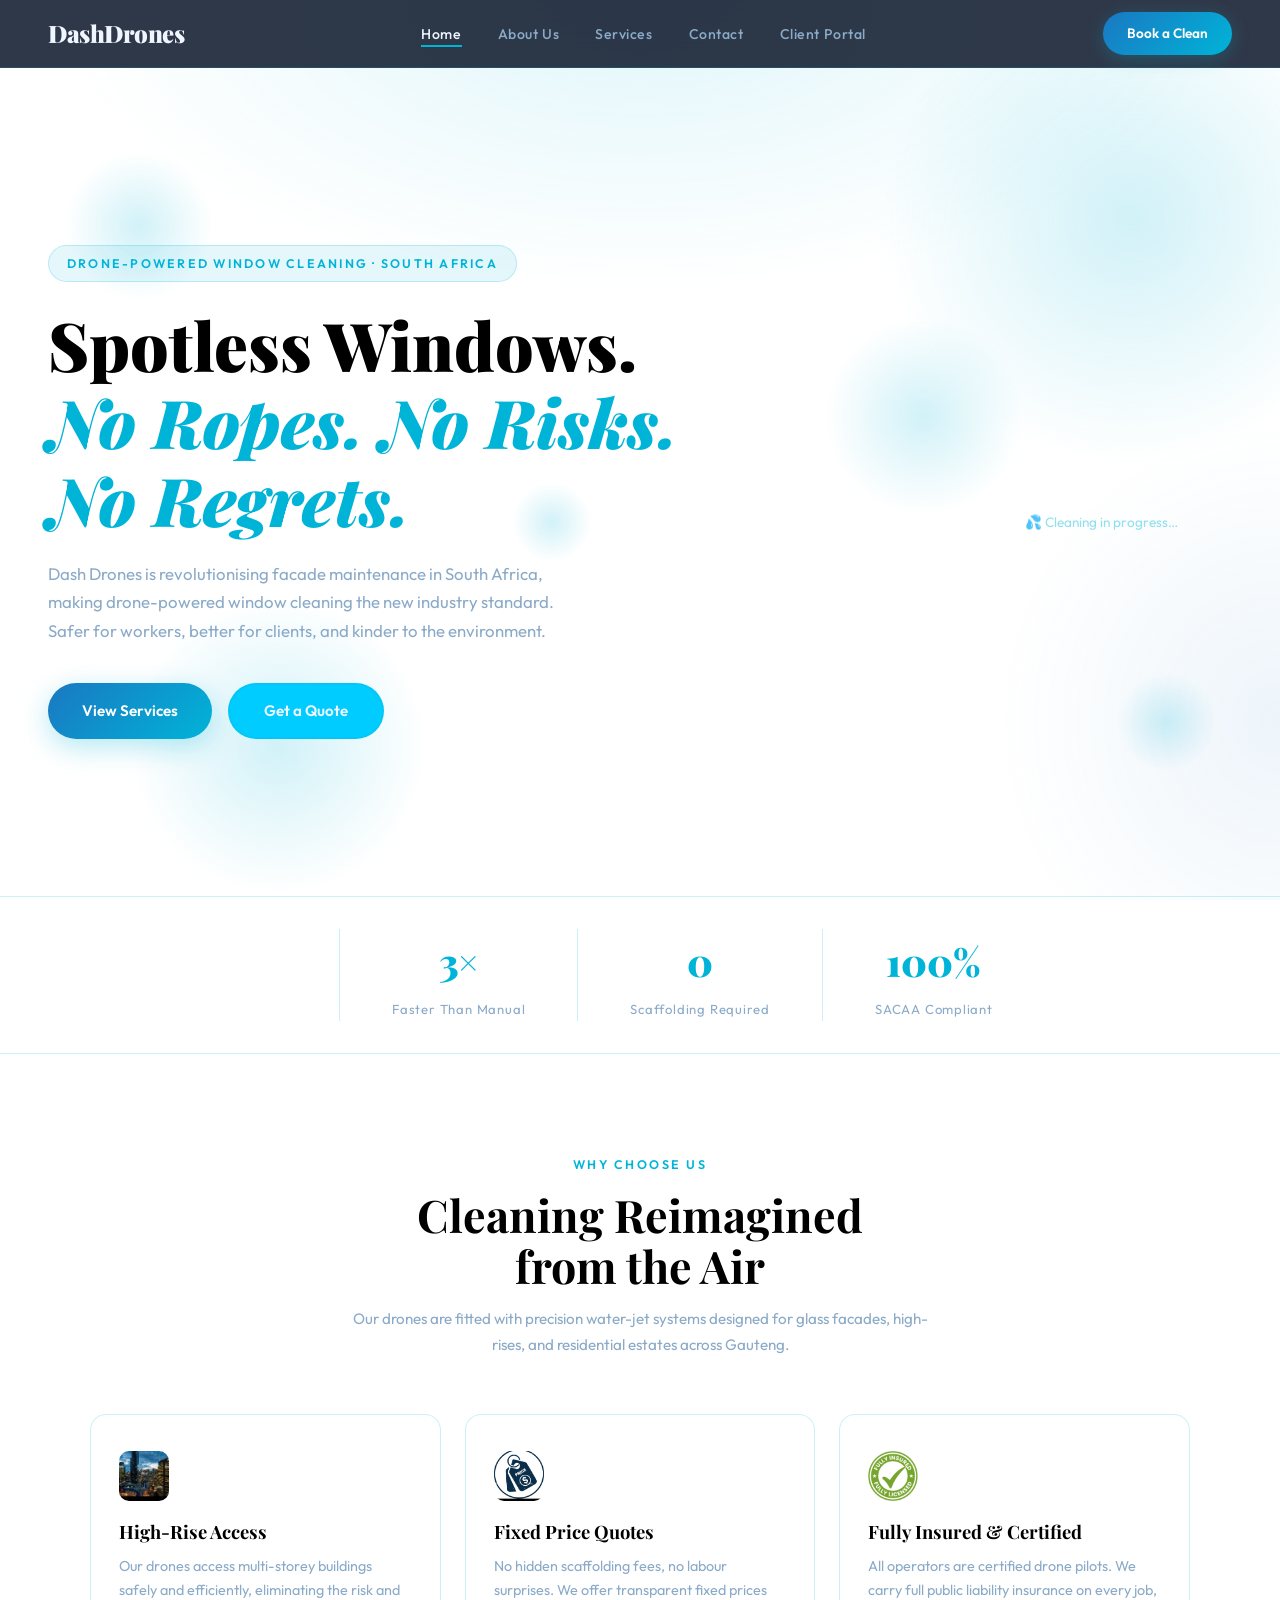
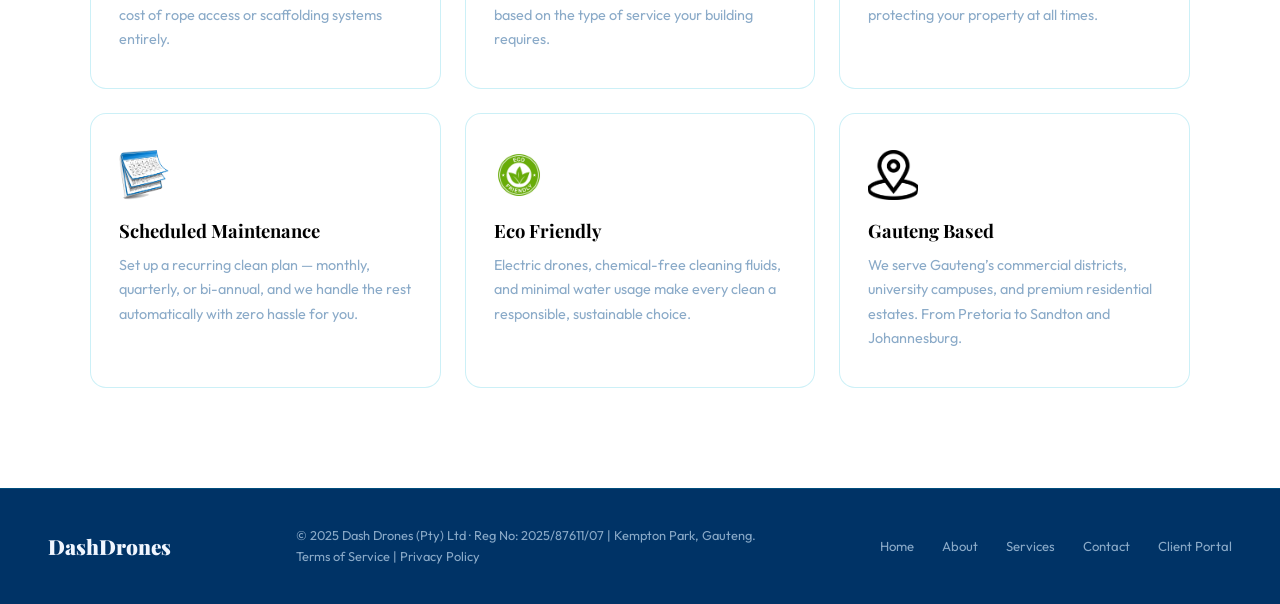
<file: index.html>
<!doctype html>
<html lang="en">
  <head>
    <meta charset="UTF-8" />
    <meta name="viewport" content="width=device-width, initial-scale=1.0" />
    <title>Home – Dash Drones Window Cleaning</title>
    <link
      href="https://fonts.googleapis.com/css2?family=Playfair+Display:wght@700;900&family=Outfit:wght@300;400;500;600&display=swap"
      rel="stylesheet"
    />
    <link rel="stylesheet" href="CSS/style.css" />
  </head>
  <body>
    <!-- ══════════════ NAVIGATION ══════════════ -->
    <nav>
      <a class="nav-logo" href="index.html">Dash<span></span>Drones</a>
      <ul class="nav-links">
        <li><a href="index.html" class="active">Home</a></li>
        <li><a href="about.html">About Us</a></li>
        <li><a href="services.html">Services</a></li>
        <li><a href="contact.html">Contact</a></li>
        <li><a href="client-portal.html">Client Portal</a></li>
      </ul>
      <a class="nav-cta" href="contact.html">Book a Clean</a>
    </nav>

    <!-- ══════════════ MAIN CONTENT ══════════════ -->
    <div class="page-wrapper">
      <!-- Hero -->
      <section class="hero">
        <div class="hero-bubbles">
          <div class="bubble b1"></div>
          <div class="bubble b2"></div>
          <div class="bubble b3"></div>
          <div class="bubble b4"></div>
          <div class="bubble b5"></div>
          <div class="bubble b6"></div>
        </div>
        <div class="hero-content">
          <div class="hero-eyebrow">
            Drone-Powered Window Cleaning &middot; South Africa
          </div>
          <h1>
            Spotless Windows.<br /><em>No Ropes. No Risks.<br />No Regrets.</em>
          </h1>
          <p>
            Dash Drones is revolutionising facade maintenance in South Africa,
            making drone-powered window cleaning the new industry standard.
            Safer for workers, better for clients, and kinder to the
            environment.
          </p>
          <div class="hero-btns">
            <a class="btn-primary" href="services.html">View Services</a>
            <a
              style="background-color: #00ccff"
              class="btn-outline"
              href="contact.html"
              >Get a Quote</a
            >
          </div>
        </div>
        <div class="hero-visual">
          <div class="hero-spray">&#x1F4A6; Cleaning in progress&hellip;</div>
        </div>
      </section>

      <!-- Stats Bar -->
      <div class="stats-bar" style="left: 0px; top: 0px">
        <div class="stat-item">
        </div>
        <div class="stat-item">
          <div class="stat-num">3&times;</div>
          <div class="stat-label">Faster Than Manual</div>
        </div>
        <div class="stat-item">
          <div class="stat-num">0</div>
          <div class="stat-label">Scaffolding Required</div>
        </div>
        <div class="stat-item">
          <div class="stat-num">100%</div>
          <div class="stat-label">SACAA Compliant</div>
        </div>
      </div>

      <!-- Features -->
      <section class="features-section">
        <p class="eyebrow">Why Choose Us</p>
        <h2 class="section-title">Cleaning Reimagined<br />from the Air</h2>
        <p class="section-sub">
          Our drones are fitted with precision water-jet systems designed for
          glass facades, high-rises, and residential estates across Gauteng.
        </p>
        <div class="features-grid">
          <div class="feature-card">
            <img
              src="Images/city.jpg"
              style="width: 50px; height: 50px"
              alt="High-Rise Access"
            />
            <h3>High-Rise Access</h3>
            <p>
              Our drones access multi-storey buildings safely and efficiently,
              eliminating the risk and cost of rope access or scaffolding
              systems entirely.
            </p>
          </div>

          <div class="feature-card">
            <img
              src="Images/price.jpg"
              style="width: 50px; height: 50px"
              alt="Fixed Pricing"
            />
            <h3>Fixed Price Quotes</h3>
            <p>
              No hidden scaffolding fees, no labour surprises. We offer
              transparent fixed prices based on the type of service your
              building requires.
            </p>
          </div>

          <div class="feature-card">
            <img
              src="Images/Insured+And+Licensed+Logo-080963c7.png"
              style="width: 50px; height: 50px"
              alt="Certified"
            />
            <h3>Fully Insured &amp; Certified</h3>
            <p>
              All operators are certified drone pilots. We carry full public
              liability insurance on every job, protecting your property at all
              times.
            </p>
          </div>

          <div class="feature-card">
            <img
              src="Images/13-2-calendar-transparent.png"
              style="width: 50px; height: 50px"
              alt="Scheduled"
            />
            <h3>Scheduled Maintenance</h3>
            <p>
              Set up a recurring clean plan &mdash; monthly, quarterly, or
              bi-annual, and we handle the rest automatically with zero
              hassle for you.
            </p>
          </div>

          <div class="feature-card">
            <img
              src="Images/eco friendly.jpg"
              style="width: 50px; height: 50px"
              alt="Eco Friendly"
            />
            <h3>Eco Friendly</h3>
            <p>
              Electric drones, chemical-free cleaning fluids, and minimal water
              usage make every clean a responsible, sustainable choice.
            </p>
          </div>

          <div class="feature-card">
            <img
              src="Images/location.png"
              style="width: 50px; height: 50px"
              alt="Gauteng Based"
            />
            <h3>Gauteng Based</h3>
            <p>
              We serve Gauteng&rsquo;s commercial districts, university
              campuses, and premium residential estates. From Pretoria to
              Sandton and Johannesburg.
            </p>
          </div>
        </div>
      </section>
    </div>
    <!-- end page-wrapper -->

    <!-- ══════════════ FOOTER ══════════════ -->
    <footer style="background-color: #003366">
      <a class="footer-brand" href="index.html">Dash<span></span>Drones</a>
      <p class="footer-copy">
        &copy; 2025 Dash Drones (Pty) Ltd &middot; Reg No: 2025/87611/07 |
        Kempton Park, Gauteng.
<br>
        <a href="terms-of-service.html">Terms of Service</a> |
        <a href="privacy-policy.html">Privacy Policy</a>
</p>

      <div class="footer-links">
        <a href="index.html">Home</a>
        <a href="about.html">About</a>
        <a href="services.html">Services</a>
        <a href="contact.html">Contact</a>
        <a href="client-portal.php">Client Portal</a>
      </div>
    </footer>
  </body>
</html>
</file>
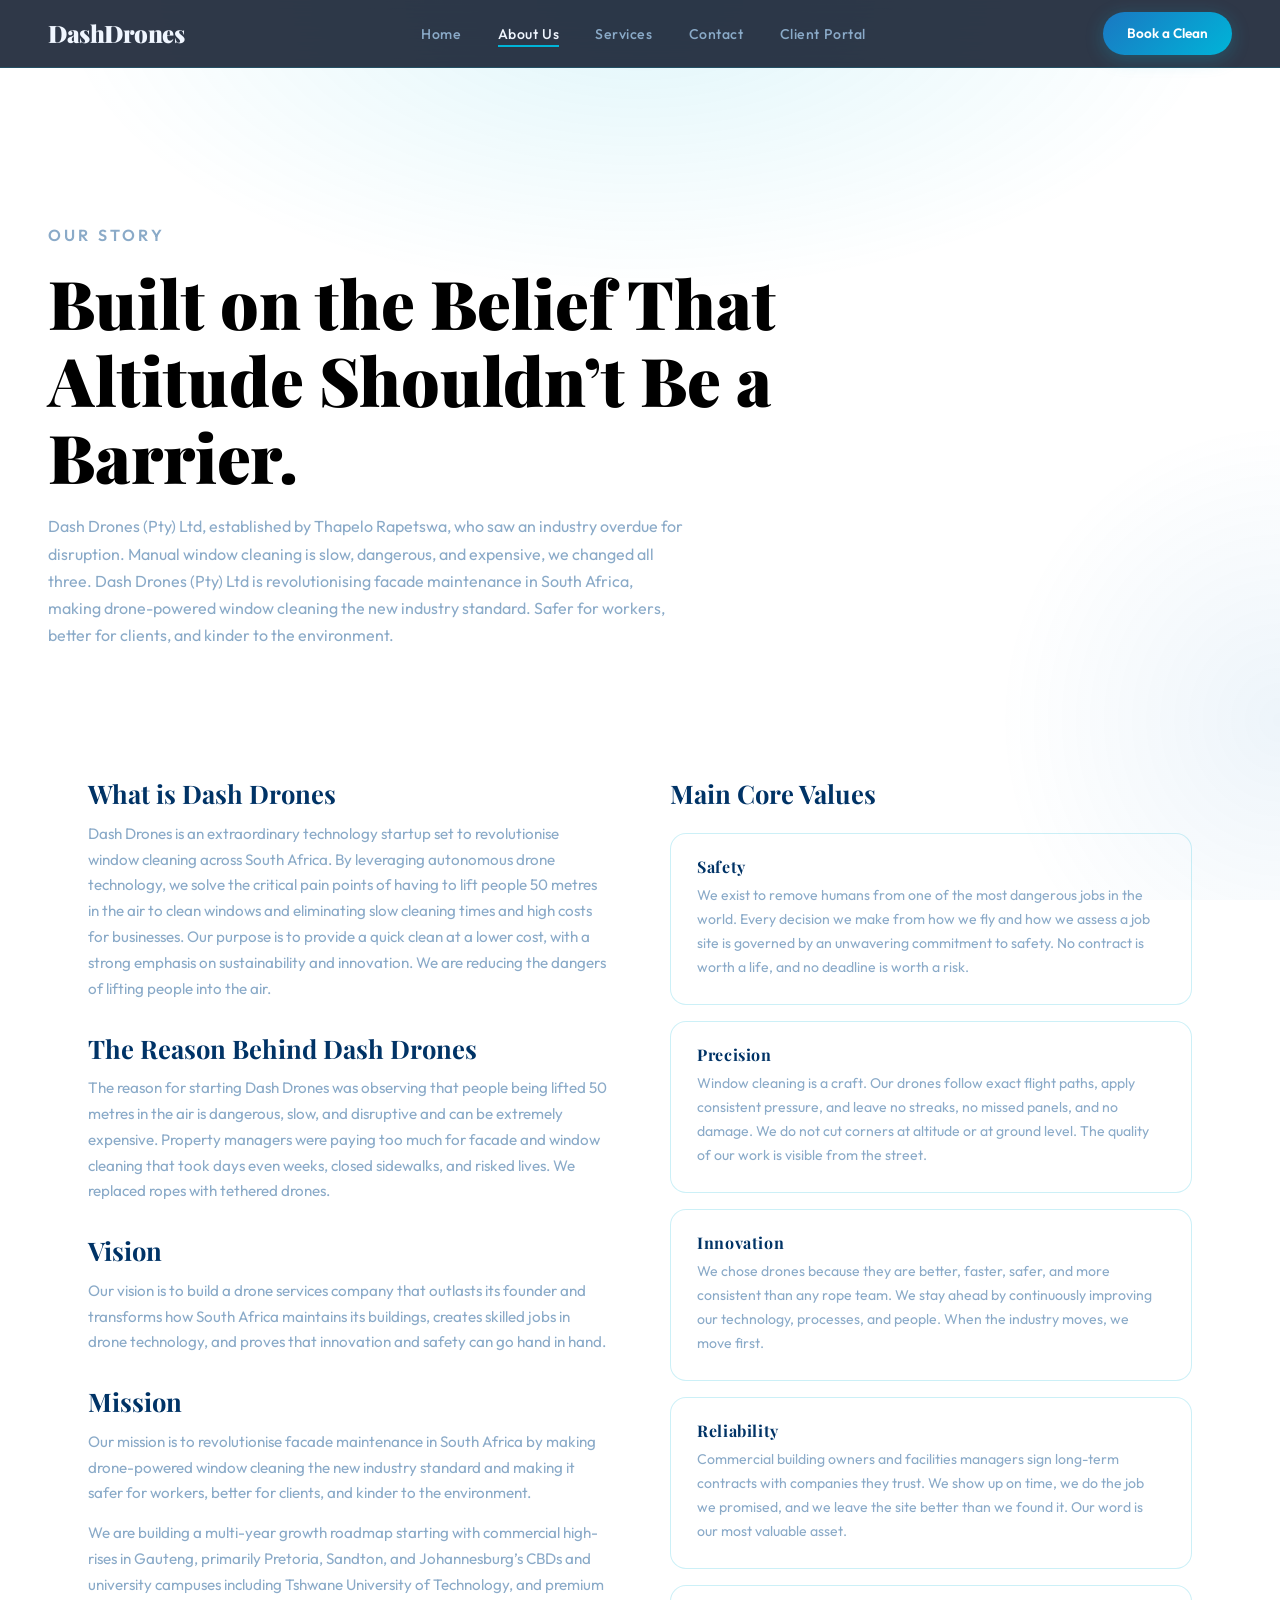
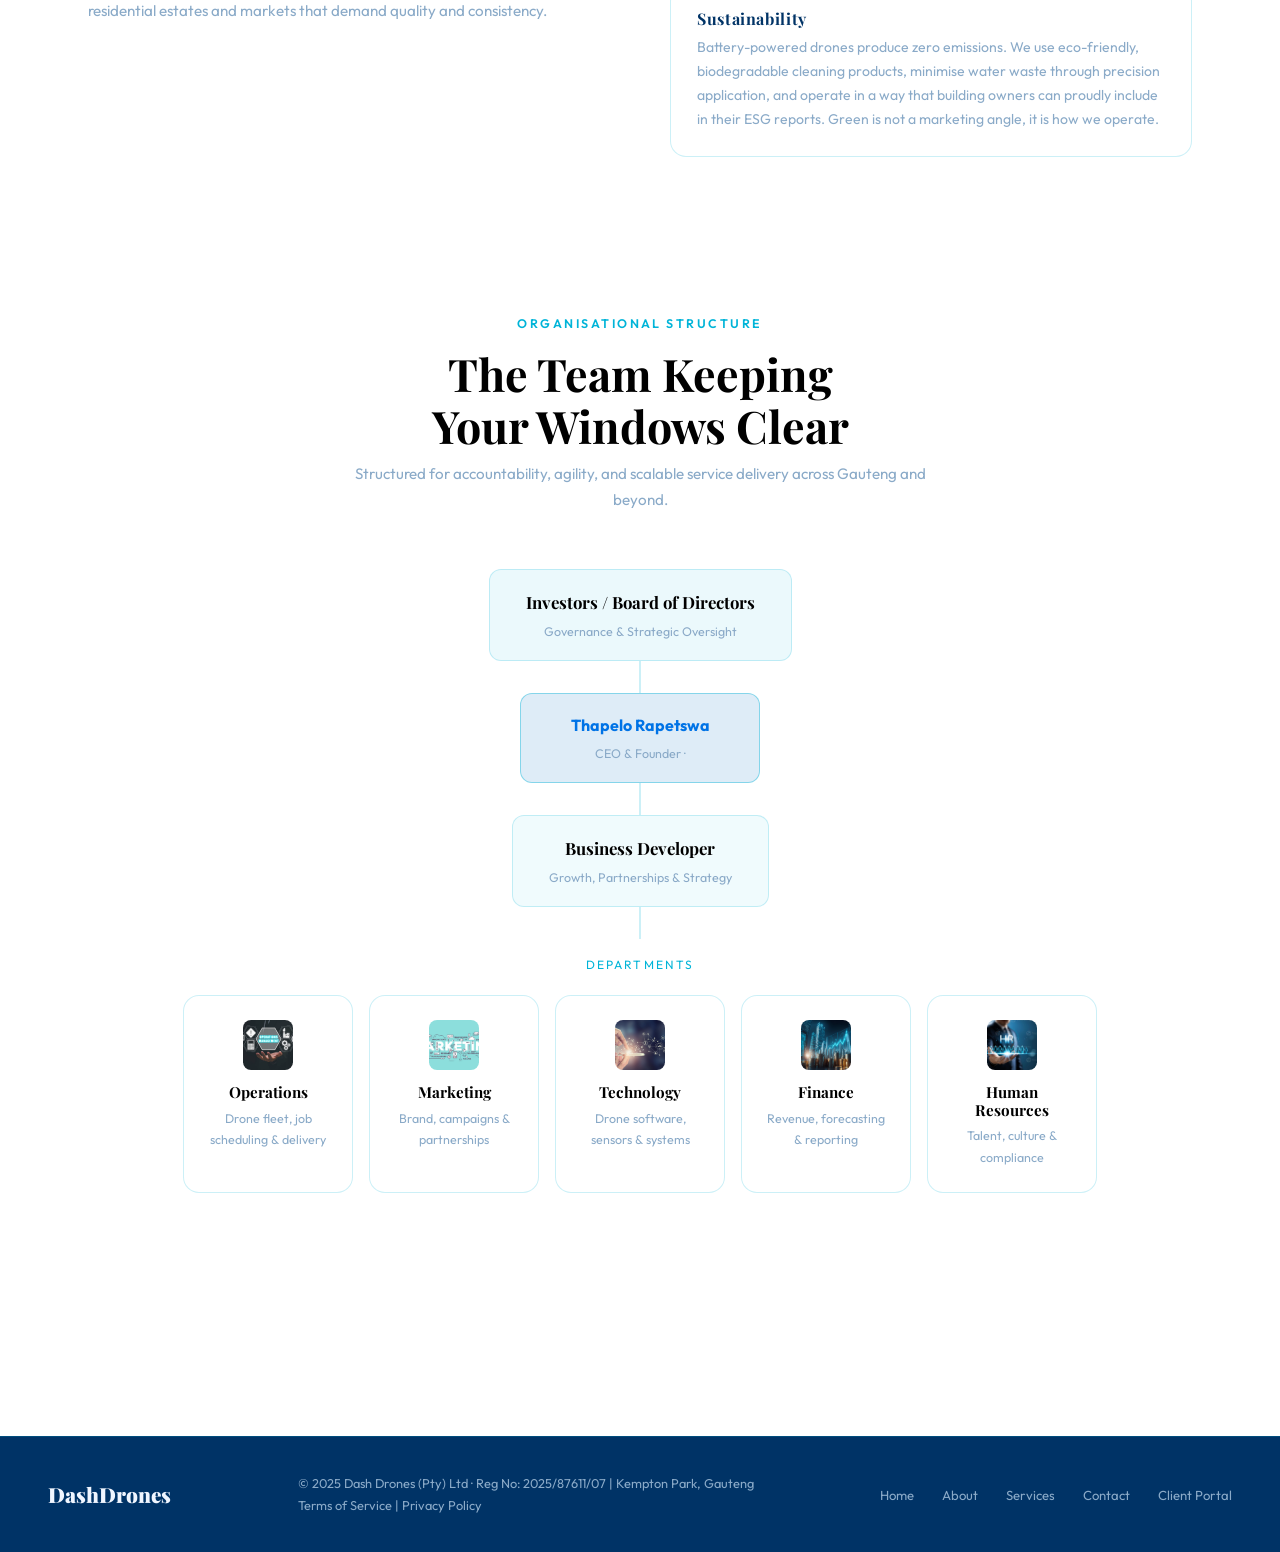
<file: about.html>
<!DOCTYPE html>
<html lang="en">
<head>
  <meta charset="UTF-8">
  <meta name="viewport" content="width=device-width, initial-scale=1.0">
  <title>About Us – Dash Drones Window Cleaning</title>
  <link href="https://fonts.googleapis.com/css2?family=Playfair+Display:wght@700;900&family=Outfit:wght@300;400;500;600&display=swap" rel="stylesheet">
  <link rel="stylesheet" href="CSS/style.css">
</head>
<body>

<!-- ══════════════ NAVIGATION ══════════════ -->
<nav>
  <a class="nav-logo" href="index.html">Dash<span></span>Drones</a>
  <ul class="nav-links">
    <li><a href="index.html">Home</a></li>
    <li><a href="about.html" class="active">About Us</a></li>
    <li><a href="services.html">Services</a></li>
    <li><a href="contact.html">Contact</a></li>
    <li><a href="client-portal.php">Client Portal</a></li>
  </ul>
  <a class="nav-cta" href="contact.html">Book a Clean</a>
</nav>
<br><br>

<!-- ══════════════ MAIN CONTENT ══════════════ -->
<div class="page-wrapper">

  <!-- Hero Banner -->
  <section class="about-hero">
    <p class="eyebrow">Our Story</p>
    <h1>Built on the Belief That<br>Altitude Shouldn&rsquo;t Be a Barrier.</h1>
    <p>Dash Drones (Pty) Ltd, established by Thapelo Rapetswa, who saw an industry overdue for disruption. Manual window cleaning is slow, dangerous, and expensive, we changed all three.
       Dash Drones (Pty) Ltd is revolutionising facade maintenance in South Africa,
            making drone-powered window cleaning the new industry standard.
            Safer for workers, better for clients, and kinder to the
            environment.
    </p>
  </section>

  <!-- Vision, Mission & Values -->
  <div class="about-body">
    <div class="about-text">

      <h2 style="color: #003366">What is Dash Drones</h2>
      <p>Dash Drones is an extraordinary technology startup set to revolutionise window cleaning across South Africa.
      By leveraging autonomous drone technology, we solve the critical pain points of having to lift people 50 metres in the air to clean windows and eliminating slow cleaning times and high costs for businesses.
      Our purpose is to provide a quick clean at a lower cost, with a strong emphasis on sustainability and innovation. We are reducing the dangers of lifting people into the air.</p>

      <h2 style="color: #003366">The Reason Behind Dash Drones</h2>
      <p>The reason for starting Dash Drones was observing that people being lifted 50 metres in the air is dangerous, slow, and disruptive and can be extremely expensive.
      Property managers were paying too much for facade and window cleaning that took days even weeks, closed sidewalks, and risked lives. We replaced ropes with tethered drones.</p>

      <h2 style="color: #003366">Vision</h2>
      <p>Our vision is to build a drone services company that outlasts its founder and transforms how South Africa maintains its buildings,
      creates skilled jobs in drone technology, and proves that innovation and safety can go hand in hand.</p>

      <h2 style="color: #003366">Mission</h2>
      <p>Our mission is to revolutionise facade maintenance in South Africa by making drone-powered window cleaning the new industry standard and making it
      safer for workers, better for clients, and kinder to the environment.</p>

      <p>We are building a multi-year growth roadmap starting with commercial high-rises in Gauteng, primarily Pretoria, Sandton, and Johannesburg&rsquo;s CBDs and
      university campuses including Tshwane University of Technology, and premium residential estates and markets that demand quality and consistency.</p>

    </div>
    <div class="about-values">
      <h2 style="color: #003366">Main Core Values</h2>

      <div class="value-card">
        <h4 style="color:#003366">Safety</h4>
        <p>We exist to remove humans from one of the most dangerous jobs in the world. Every decision we make from how we fly and how we assess a job site is governed by an unwavering commitment to safety.
        No contract is worth a life, and no deadline is worth a risk.</p>
      </div>

      <div class="value-card">
        <h4 style="color:#003366">Precision</h4>
        <p>Window cleaning is a craft. Our drones follow exact flight paths, apply consistent pressure, and leave no streaks, no missed panels, and no damage.
        We do not cut corners at altitude or at ground level. The quality of our work is visible from the street.</p>
      </div>

      <div class="value-card">
        <h4 style="color:#003366">Innovation</h4>
        <p>We chose drones because they are better, faster, safer, and more consistent than any rope team.
        We stay ahead by continuously improving our technology, processes, and people. When the industry moves, we move first.</p>
      </div>

      <div class="value-card">
        <h4 style="color:#003366">Reliability</h4>
        <p>Commercial building owners and facilities managers sign long-term contracts with companies they trust.
        We show up on time, we do the job we promised, and we leave the site better than we found it. Our word is our most valuable asset.</p>
      </div>

      <div class="value-card">
        <h4 style="color:#003366">Sustainability</h4>
        <p>Battery-powered drones produce zero emissions. We use eco-friendly, biodegradable cleaning products, minimise water waste through precision application,
        and operate in a way that building owners can proudly include in their ESG reports. Green is not a marketing angle, it is how we operate.</p>
      </div>

    </div>
  </div>

  <!-- Organisational Structure -->
  <section class="org-section">
    <p class="eyebrow">Organisational Structure</p>
    <h2 class="section-title">The Team Keeping<br>Your Windows Clear</h2>
    <p class="section-sub">Structured for accountability, agility, and scalable service delivery across Gauteng and beyond.</p>

    <div class="org-tree">

      <div class="org-card board">
        <div class="org-name">Investors / Board of Directors</div>
        <div class="org-role">Governance &amp; Strategic Oversight</div>
      </div>
      <div class="org-line"></div>

      <div class="org-card ceo">
        <div class="hover-container">
        Thapelo Rapetswa
		<div class="popup">
		<img src="Images/f77159b06d0449feac9e65528ae8b8c7.jpg" alt="Thapelo Rapetswa">
		<Strong style="color: darkgray;"> Thapelo Rapetswa (19) is the founder and CEO of Dash Drones (Pty) Ltd. He is the Business Development Manager of the company and is responsible 
      for driving the company's growth by expanding the business through B2B outreach, negotiations, and partnership. He is a student at Tshwane University of 
      Technology and studying Entrepreneurship.
    </Strong><br>
		 
		</div>
		</div>
         
       
        <div class="org-role">CEO &amp; Founder &middot;</div>
      </div>
      <div class="org-line"></div>

      <div class="org-card biz">
        <div class="org-name">Business Developer</div>
        <div class="org-role">Growth, Partnerships &amp; Strategy</div>
      </div>
      <div class="org-line"></div>

      <p class="dept-label">Departments</p>
      <div class="dept-row">

        <div class="dept-card">
          <img src="Images/depositphotos_670863398-stock-photo-operation-management-concept-businessman-hand.jpg" style="width:50px;height:50px" alt="Operations"/>
          <h4>Operations</h4>
          <p>Drone fleet, job scheduling &amp; delivery</p>
        </div>

        <div class="dept-card">
          <img src="Images/marketing.jpg" style="width:50px;height:50px" alt="Marketing"/>
          <h4>Marketing</h4>
          <p>Brand, campaigns &amp; partnerships</p>
        </div>

        <div class="dept-card">
          <img src="Images/Science-Technology-shutterstock_449187505.jpg" style="width:50px;height:50px" alt="Technology"/>
          <h4>Technology</h4>
          <p>Drone software, sensors &amp; systems</p>
        </div>

        <div class="dept-card">
          <img src="Images/finance.jpg" style="width:50px;height:50px" alt="Finance"/>
          <h4>Finance</h4>
          <p>Revenue, forecasting &amp; reporting</p>
        </div>

        <div class="dept-card">
          <img src="Images/HR.jpg" style="width:50px;height:50px" alt="HR"/>
          <h4>Human Resources</h4>
          <p>Talent, culture &amp; compliance</p>
        </div>

      </div>
    </div>
  </section>

</div><!-- end page-wrapper -->
<br><br>
<br><br>
<br><br>






<!-- ══════════════ FOOTER ══════════════ -->
<footer style=" background-color: #003366">
  <a class="footer-brand" href="index.html">Dash<span></span>Drones</a>
  <p class="footer-copy">&copy; 2025 Dash Drones (Pty) Ltd &middot; Reg No: 2025/87611/07 | Kempton Park, Gauteng

<br>
        <a href="terms-of-service.html">Terms of Service</a> |
        <a href="privacy-policy.html">Privacy Policy</a>



  </p>
  <div class="footer-links">
    <a href="index.html">Home</a>
    <a href="about.html">About</a>
    <a href="services.html">Services</a>
    <a href="contact.html">Contact</a>
    <a href="client-portal.php">Client Portal</a>
  </div>
</footer>

</body>
</html>
</file>
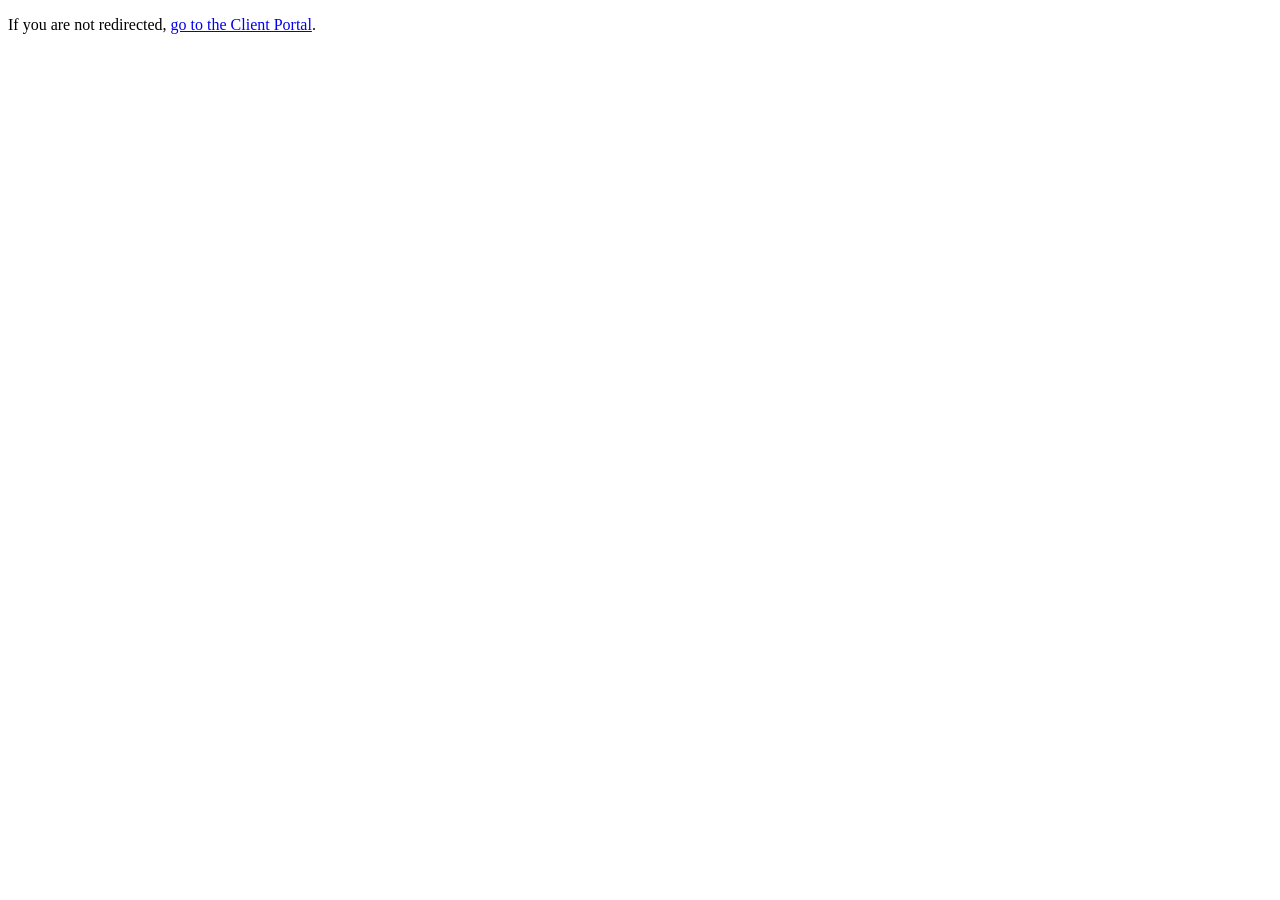
<file: client-portal.html>
﻿<!DOCTYPE html>
<html lang="en">
<head>
  <meta charset="UTF-8" />
  <meta name="viewport" content="width=device-width, initial-scale=1.0" />
  <title>Redirecting...</title>
</head>
<body>
  <p>If you are not redirected, <a href="client-portal.php">go to the Client Portal</a>.</p>
</body>
</html>
</file>
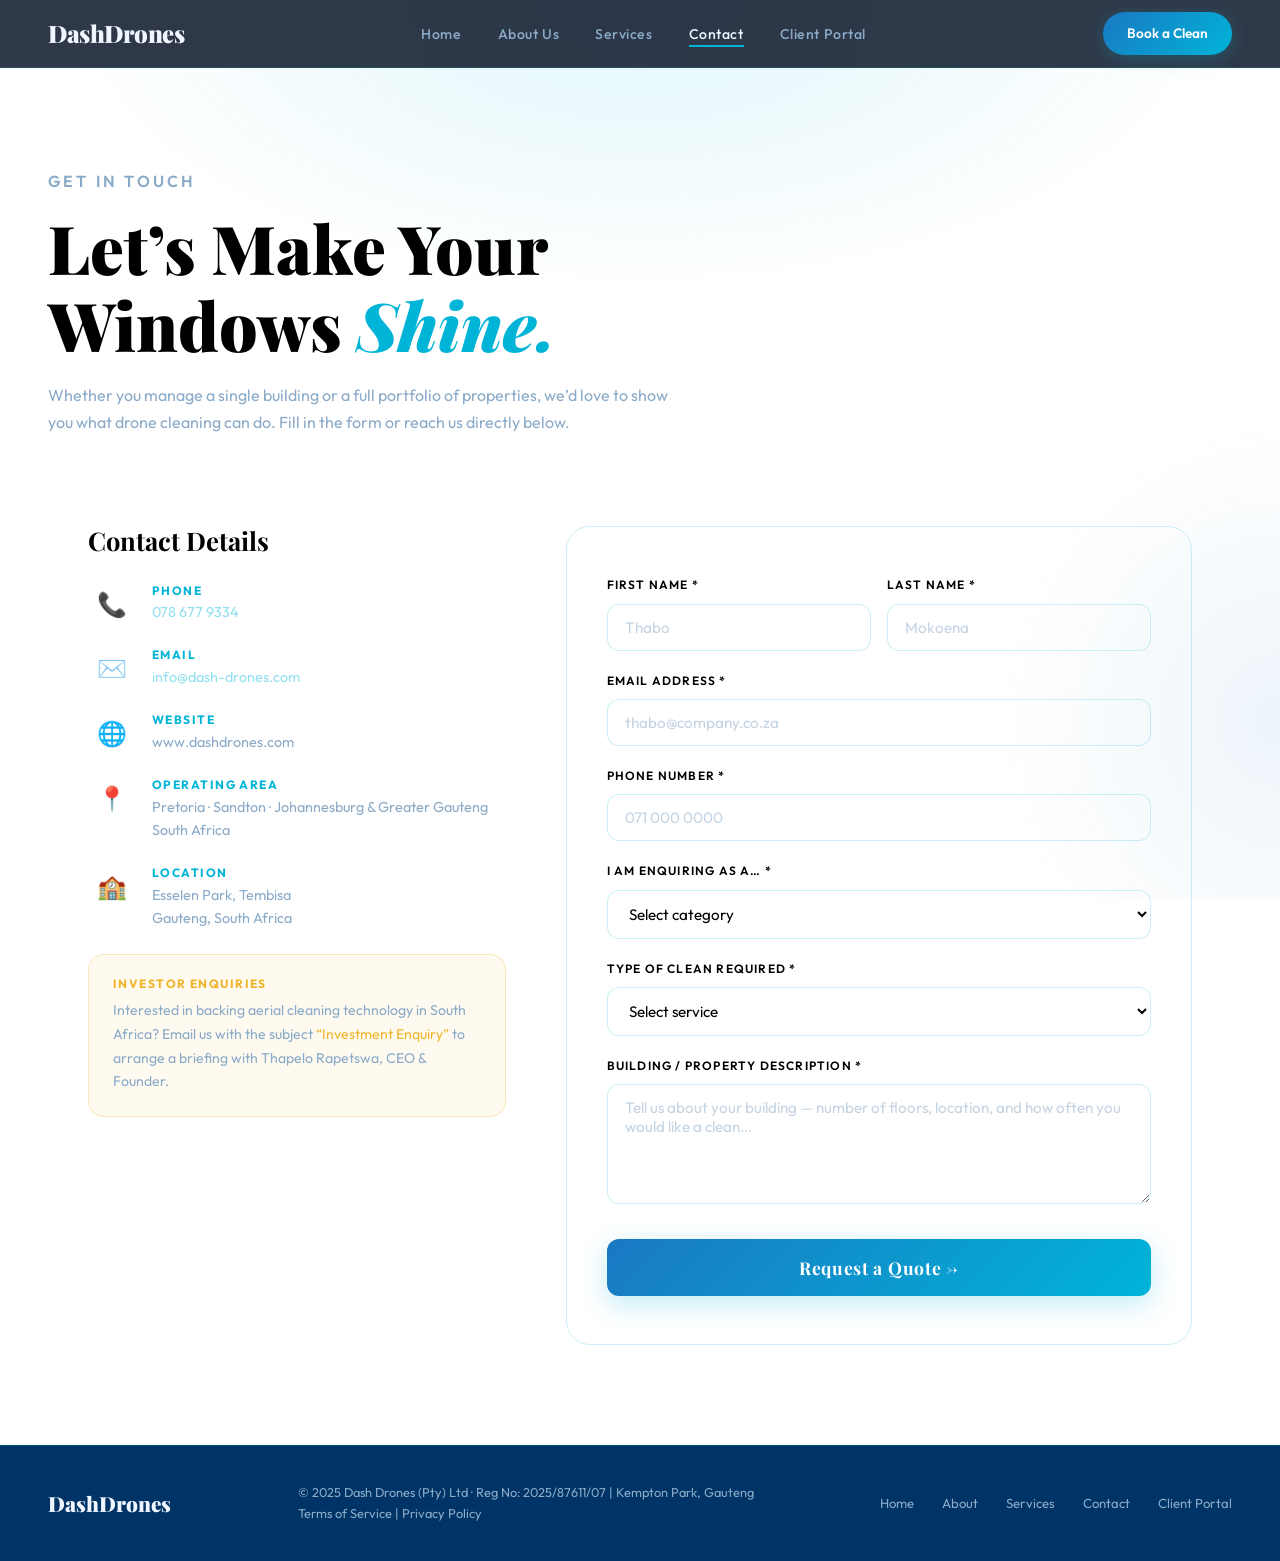
<file: contact.html>
<!DOCTYPE html>
<html lang="en">

<head>
<meta charset="UTF-8">
<meta content="width=device-width, initial-scale=1.0" name="viewport">
<title>Contact – Dash Drones Window Cleaning</title>
<link href="https://fonts.googleapis.com/css2?family=Playfair+Display:wght@700;900&amp;family=Outfit:wght@300;400;500;600&amp;display=swap" rel="stylesheet">
<link href="CSS/style.css" rel="stylesheet">
</head>

<body>

<!-- ══════════════ NAVIGATION ══════════════ -->
<nav>
	<a class="nav-logo" href="index.html">Dash<span></span>Drones</a>
	<ul class="nav-links">
		<li><a href="index.html">Home</a></li>
		<li><a href="about.html">About Us</a></li>
		<li><a href="services.html">Services</a></li>
		<li><a class="active" href="contact.html">Contact</a></li>
		<li><a href="client-portal.php">Client Portal</a></li>
	</ul>
	<a class="nav-cta" href="contact.html">Book a Clean</a>
</nav>
<!-- ══════════════ MAIN CONTENT ══════════════ -->
<div class="page-wrapper">
	<!-- Hero Banner -->
	<section class="contact-hero">
		<p class="eyebrow">Get in Touch</p>
		<h1>Let&rsquo;s Make Your<br>Windows <em>Shine.</em></h1>
		<p>Whether you manage a single building or a full portfolio of properties, 
		we&rsquo;d love to show you what drone cleaning can do. Fill in the form 
		or reach us directly below.</p>
	</section>
	<!-- Contact Layout -->
	<div class="contact-body">
		<!-- Left: Contact Details -->
		<div class="contact-info">
			<h2>Contact Details</h2>
			<div class="c-item">
				<div class="c-icon">
&#x1F4DE;</div>
				<div class="c-text">
					<h4>Phone</h4>
					<p><a href="tel:0786779334">078 677 9334</a></p>
				</div>
			</div>
			<div class="c-item">
				<div class="c-icon">
&#x2709;&#xFE0F;</div>
				<div class="c-text">
					<h4>Email</h4>
					<p><a href="mailto:info@dash-drones.com">info@dash-drones.com</a></p>
				</div>
			</div>
			<div class="c-item">
				<div class="c-icon">
&#x1F310;</div>
				<div class="c-text">
					<h4>Website</h4>
					<p>www.dashdrones.com</p>
				</div>
			</div>
			<div class="c-item">
				<div class="c-icon">
&#x1F4CD;</div>
				<div class="c-text">
					<h4>Operating Area</h4>
					<p>Pretoria &middot; Sandton &middot; Johannesburg &amp; Greater 
					Gauteng<br>South Africa</p>
				</div>
			</div>
			<div class="c-item">
				<div class="c-icon">
&#x1F3EB;</div>
				<div class="c-text">
					<h4>Location</h4>
					<p>Esselen Park, Tembisa<br>Gauteng, South Africa</p>
				</div>
			</div>
			<div class="invest-note">
				<h4>Investor Enquiries</h4>
				<p>Interested in backing aerial cleaning technology in South Africa? 
				Email us with the subject <em>&ldquo;Investment Enquiry&rdquo;</em> 
				to arrange a briefing with Thapelo Rapetswa, CEO &amp; Founder.</p>
			</div>
		</div>
		<!-- Right: Enquiry Form (submits to send_enquiry.php) -->
		<div class="contact-form">
			<form id="enquiryForm" action="send_enquiry.php" method="POST" onsubmit="handleEnquiry(event)" novalidate>
				<div class="form-row">
					<div class="form-group">
						<label for="fname">First Name *</label>
						<input id="fname" name="fname" placeholder="Thabo" required="" type="text" maxlength="80" autocomplete="given-name" />
					</div>
					<div class="form-group">
						<label for="lname">Last Name *</label>
						<input id="lname" name="lname" placeholder="Mokoena" required="" type="text" maxlength="80" autocomplete="family-name" />
					</div>
				</div>
				<div class="form-group">
					<label for="email">Email Address *</label>
					<input id="email" name="email" placeholder="thabo@company.co.za" required="" type="email" maxlength="254" autocomplete="email" />
				</div>
				<div class="form-group">
					<label for="phone">Phone Number *</label>
					<input id="phone" name="phone" placeholder="071 000 0000" required="" type="tel" maxlength="20" autocomplete="tel" />
				</div>
				<div class="form-group">
					<label for="type">I am enquiring as a&hellip; *</label>
					<select id="type" name="type" required="">
					<option disabled selected="" value="">Select category
					</option>
					<option>Commercial Property Manager</option>
					<option>Residential / Estate Owner</option>
					<option>University / Institution</option>
					<option>Investor</option>
					<option>Other</option>
					</select> </div>
				<div class="form-group">
					<label for="clean_type">Type of clean required *</label>
					<select id="clean_type" name="clean_type" required="">
					<option disabled selected="" value="">Select service</option>
					<option>Standard Cleaning</option>
					<option>Deep Cleaning</option>
					<option>Facade Inspection</option>
					</select>
				</div>
				<div class="form-group">
					<label for="building">Building / Property Description *</label>
					<textarea id="building" name="building" placeholder="Tell us about your building — number of floors, location, and how often you would like a clean..." required="" maxlength="3000"></textarea>
				</div>
				<button class="form-submit" type="submit">Request a Quote &#8594;
				</button>
				<div id="msgSuccess" class="form-msg success">
&#10003; Quote request received! We will be in touch within 24 hours with a tailored 
					proposal. </div>
				<div id="msgError" class="form-msg error" role="alert"></div>
			</form>
		</div>
	</div>
</div>
<!-- end page-wrapper -->
<!-- ══════════════ FOOTER ══════════════ -->
<footer style="background-color: #003366">
	<a class="footer-brand" href="index.html">Dash<span></span>Drones</a>
	<p class="footer-copy">&copy; 2025 Dash Drones (Pty) Ltd &middot; Reg No: 2025/87611/07 
	| Kempton Park, Gauteng

<br>
        <a href="terms-of-service.html">Terms of Service</a> | 
        <a href="privacy-policy.html">Privacy Policy</a>

</p>
	<div class="footer-links">
		<a href="index.html">Home</a> <a href="about.html">About</a>
		<a href="services.html">Services</a> <a href="contact.html">Contact</a>
		<a href="client-portal.php">Client Portal</a>
	</div>
</footer>
<script>
  function validateEnquiryForm(form) {
    const values = {
      fname: form.fname.value.trim(),
      lname: form.lname.value.trim(),
      email: form.email.value.trim(),
      phone: form.phone.value.trim(),
      type: form.type.value.trim(),
      clean_type: form.clean_type.value.trim(),
      building: form.building.value.trim(),
    };

    const errors = [];

    if (values.fname.length < 2 || !/^[a-zA-Z\s'\-.]+$/.test(values.fname)) {
      errors.push('Please enter a valid first name.');
    }

    if (values.lname.length < 2 || !/^[a-zA-Z\s'\-.]+$/.test(values.lname)) {
      errors.push('Please enter a valid last name.');
    }

    if (!/^[^\s@]+@[^\s@]+\.[^\s@]+$/.test(values.email)) {
      errors.push('Please enter a valid email address.');
    }

    if (!/^\+?(?:\d[\s.-]?){9,14}\d$/.test(values.phone)) {
      errors.push('Please enter a valid phone number.');
    }

    if (!values.type) {
      errors.push('Please select an enquiry type.');
    }

    if (!values.clean_type) {
      errors.push('Please select the type of clean required.');
    }

    if (values.building.length < 10) {
      errors.push('Please describe the property in at least 10 characters.');
    }

    return errors;
  }

  function showMessage(element, message, type) {
    element.innerHTML = type === 'success'
      ? `✓ ${message}`
      : `✗ ${message}`;
    element.style.display = 'block';
  }

  function getFormValues(form) {
    return {
      fname: form.fname.value.trim(),
      lname: form.lname.value.trim(),
      email: form.email.value.trim(),
      phone: form.phone.value.trim(),
      type: form.type.value.trim(),
      clean_type: form.clean_type.value.trim(),
      building: form.building.value.trim(),
    };
  }

  function buildMailtoLink(values) {
    const to = 'rapetswathapelo.10@gmail.com';
    const subject = encodeURIComponent(`Quote Request from ${values.fname} ${values.lname}`);
    const body = encodeURIComponent([
      `Name: ${values.fname} ${values.lname}`,
      `Email: ${values.email}`,
      `Phone: ${values.phone}`,
      `Enquiry type: ${values.type}`,
      `Service: ${values.clean_type}`,
      '',
      'Building / Property Description:',
      values.building,
    ].join('\n'));

    return `mailto:${to}?subject=${subject}&body=${body}`;
  }

  function handleEnquiry(e) {
    e.preventDefault();
    const form = e.target;
    const values = getFormValues(form);
    const data = new FormData(form);
    const btn = form.querySelector('.form-submit');
    const success = document.getElementById('msgSuccess');
    const error = document.getElementById('msgError');

    const clientErrors = validateEnquiryForm(form);
    if (clientErrors.length) {
      showMessage(error, clientErrors[0], 'error');
      success.style.display = 'none';
      return;
    }

    btn.disabled = true;
    btn.textContent = 'Sending…';
    success.style.display = 'none';
    error.style.display = 'none';

    fetch('send_enquiry.php', {
      method: 'POST',
      body: data,
      headers: { 'X-Requested-With': 'XMLHttpRequest' }
    })
      .then(async (response) => {
        const payload = await response.json().catch(() => ({}));
        if (!response.ok) {
          throw new Error(payload.message || 'Something went wrong. Please try again.');
        }
        return payload;
      })
      .then((res) => {
        if (res.success) {
          showMessage(success, res.message || 'Quote request received! We will be in touch within 24 hours.', 'success');
          form.reset();
          setTimeout(() => success.style.display = 'none', 7000);
          return;
        }

        if (res.fallback) {
          throw new Error(res.message || 'Email delivery is unavailable from this server. Your email app will now open so you can send the request directly.');
        }

        throw new Error(res.message || 'Something went wrong. Please try again.');
      })
      .catch((err) => {
        showMessage(error, err.message || 'The request could not be sent automatically. Your email app will now open so you can send it directly.', 'error');
        setTimeout(() => {
          window.location.href = buildMailtoLink(values);
        }, 250);
      })
      .finally(() => {
        btn.disabled = false;
        btn.textContent = 'Request a Quote →';
      });
  }
</script>

</body>

</html>
</file>
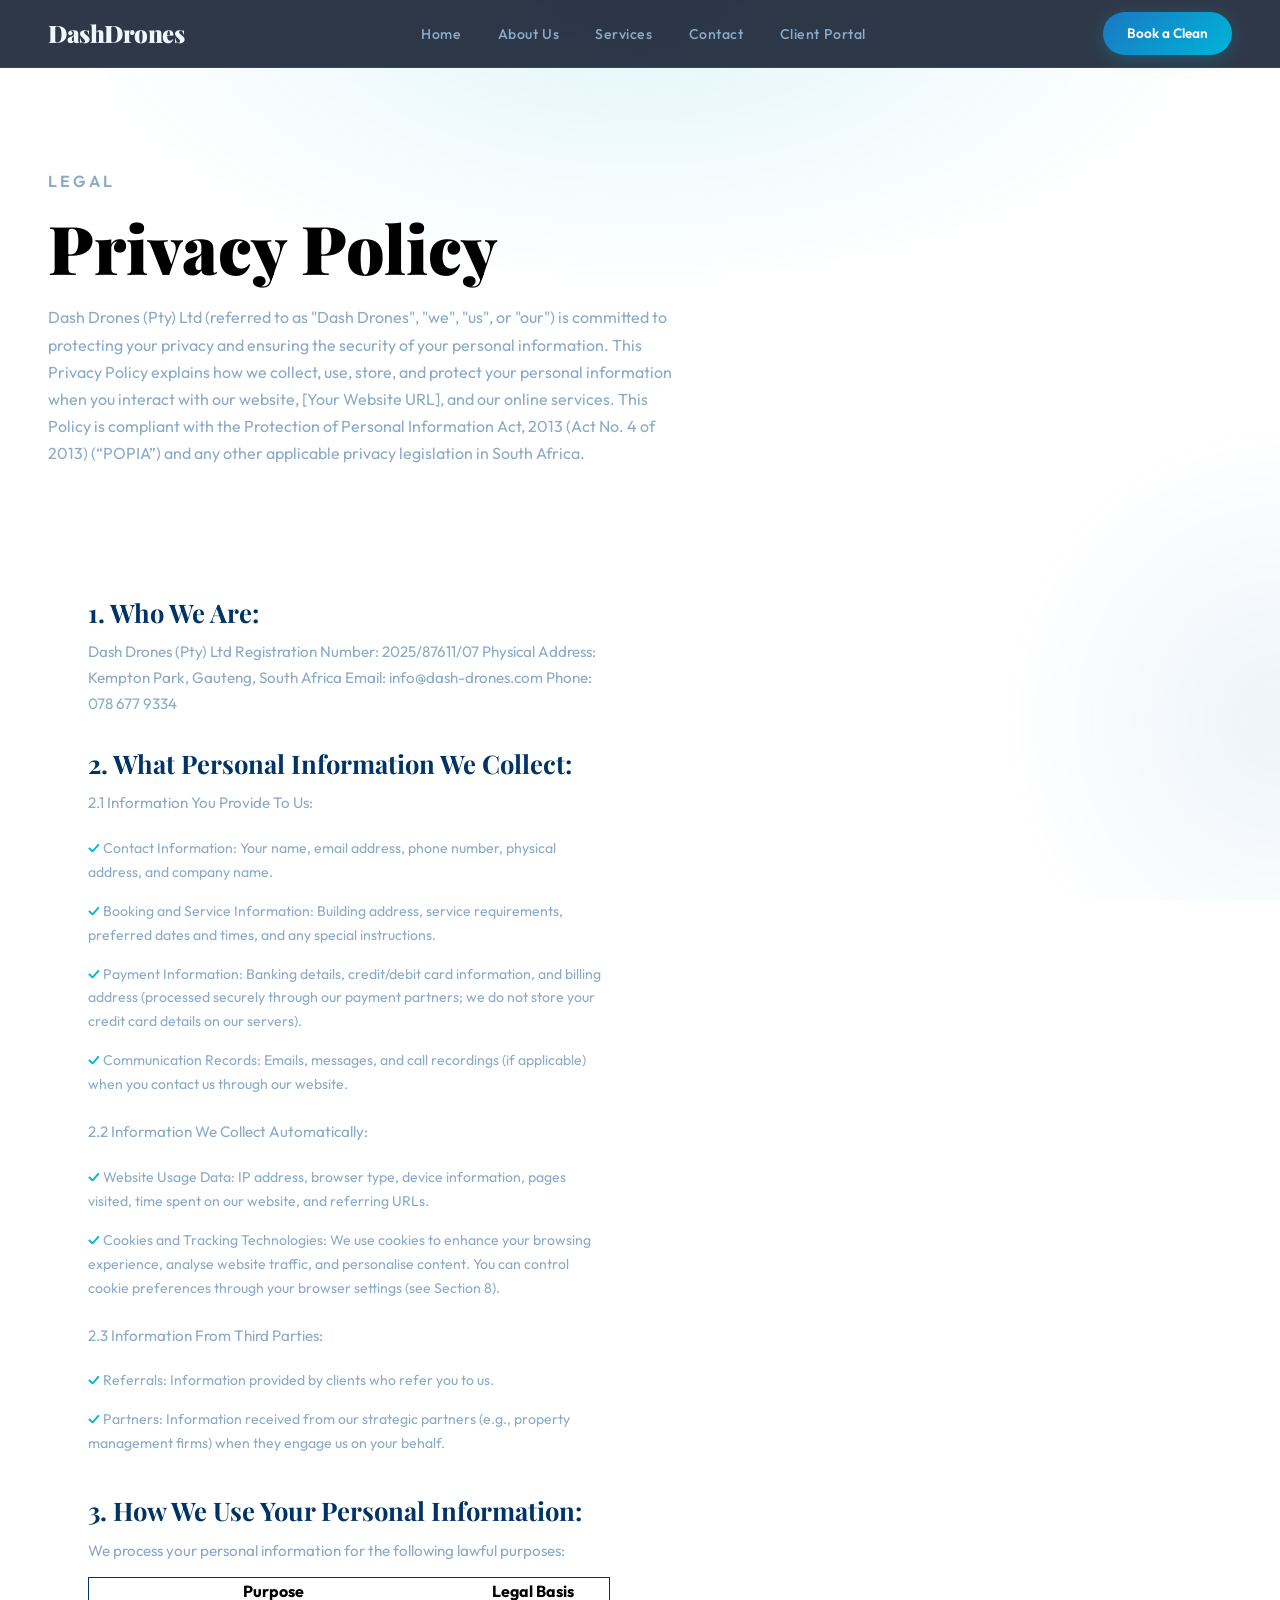
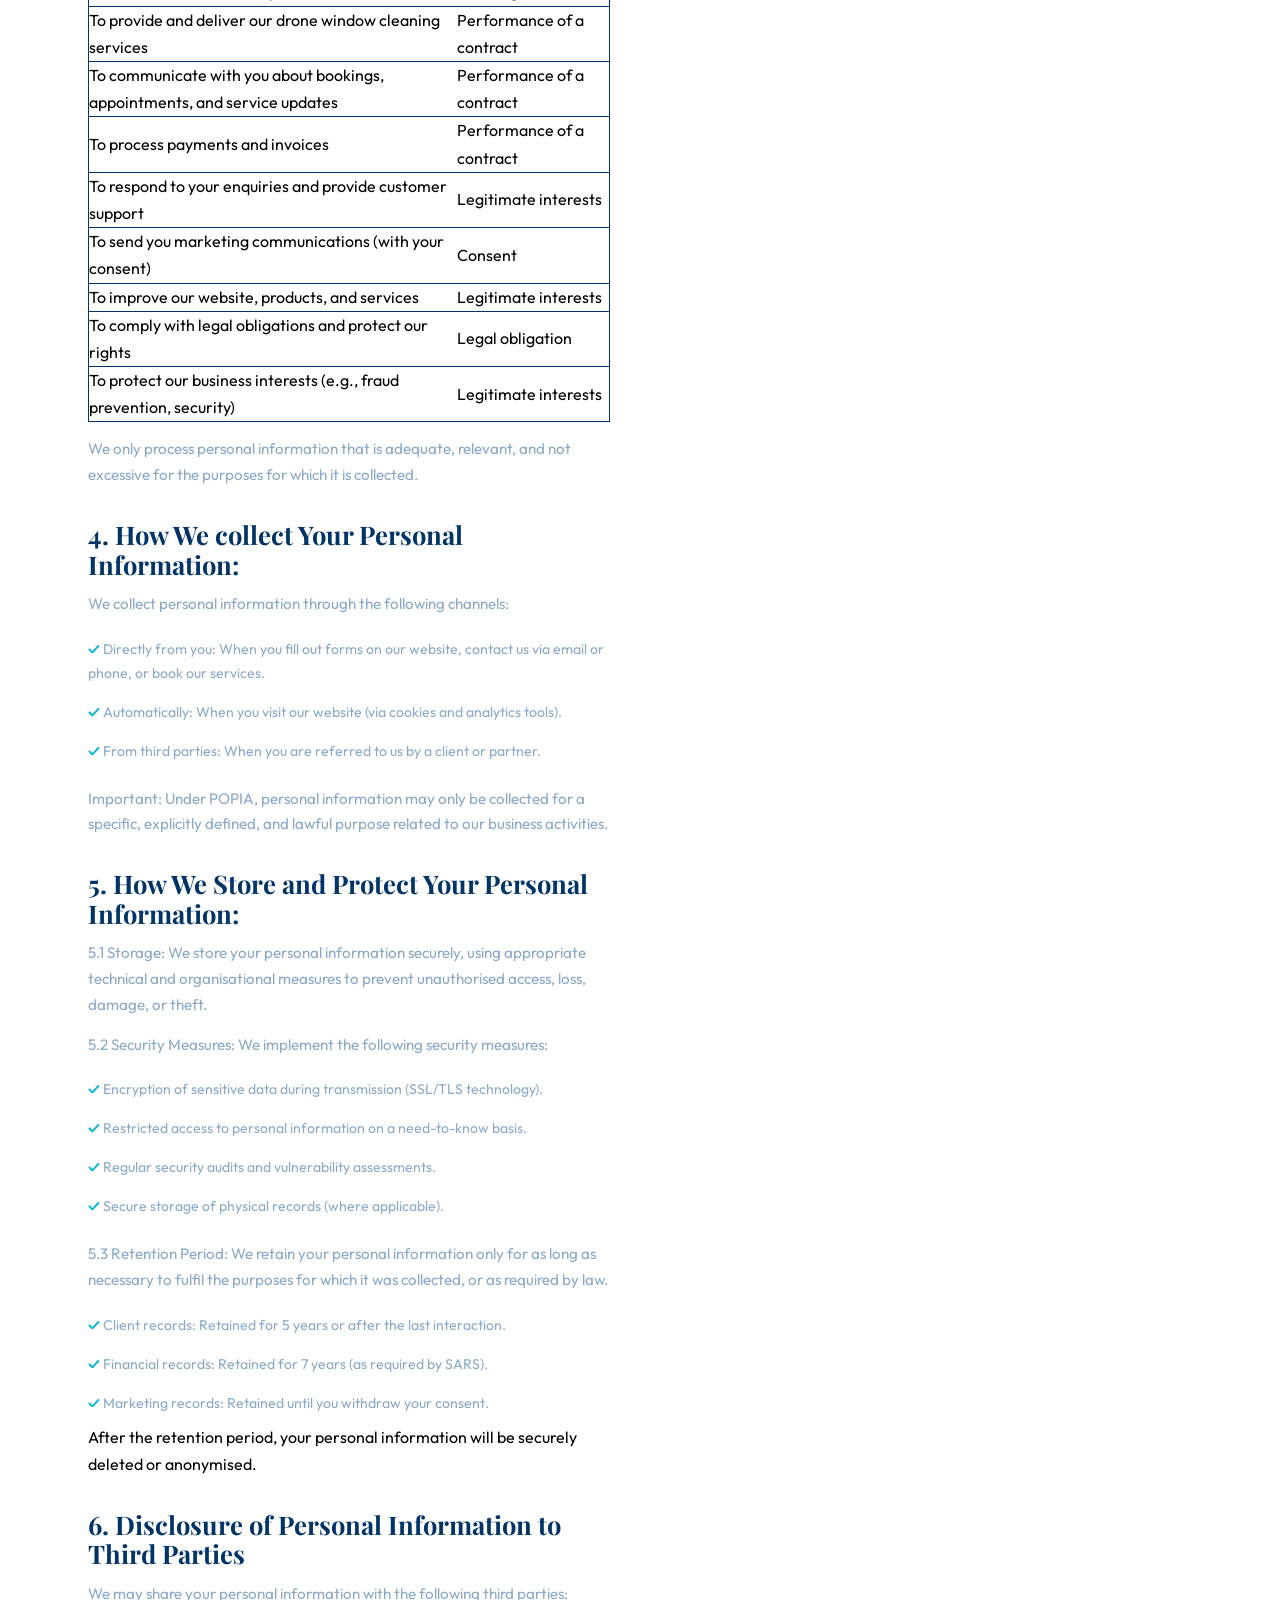
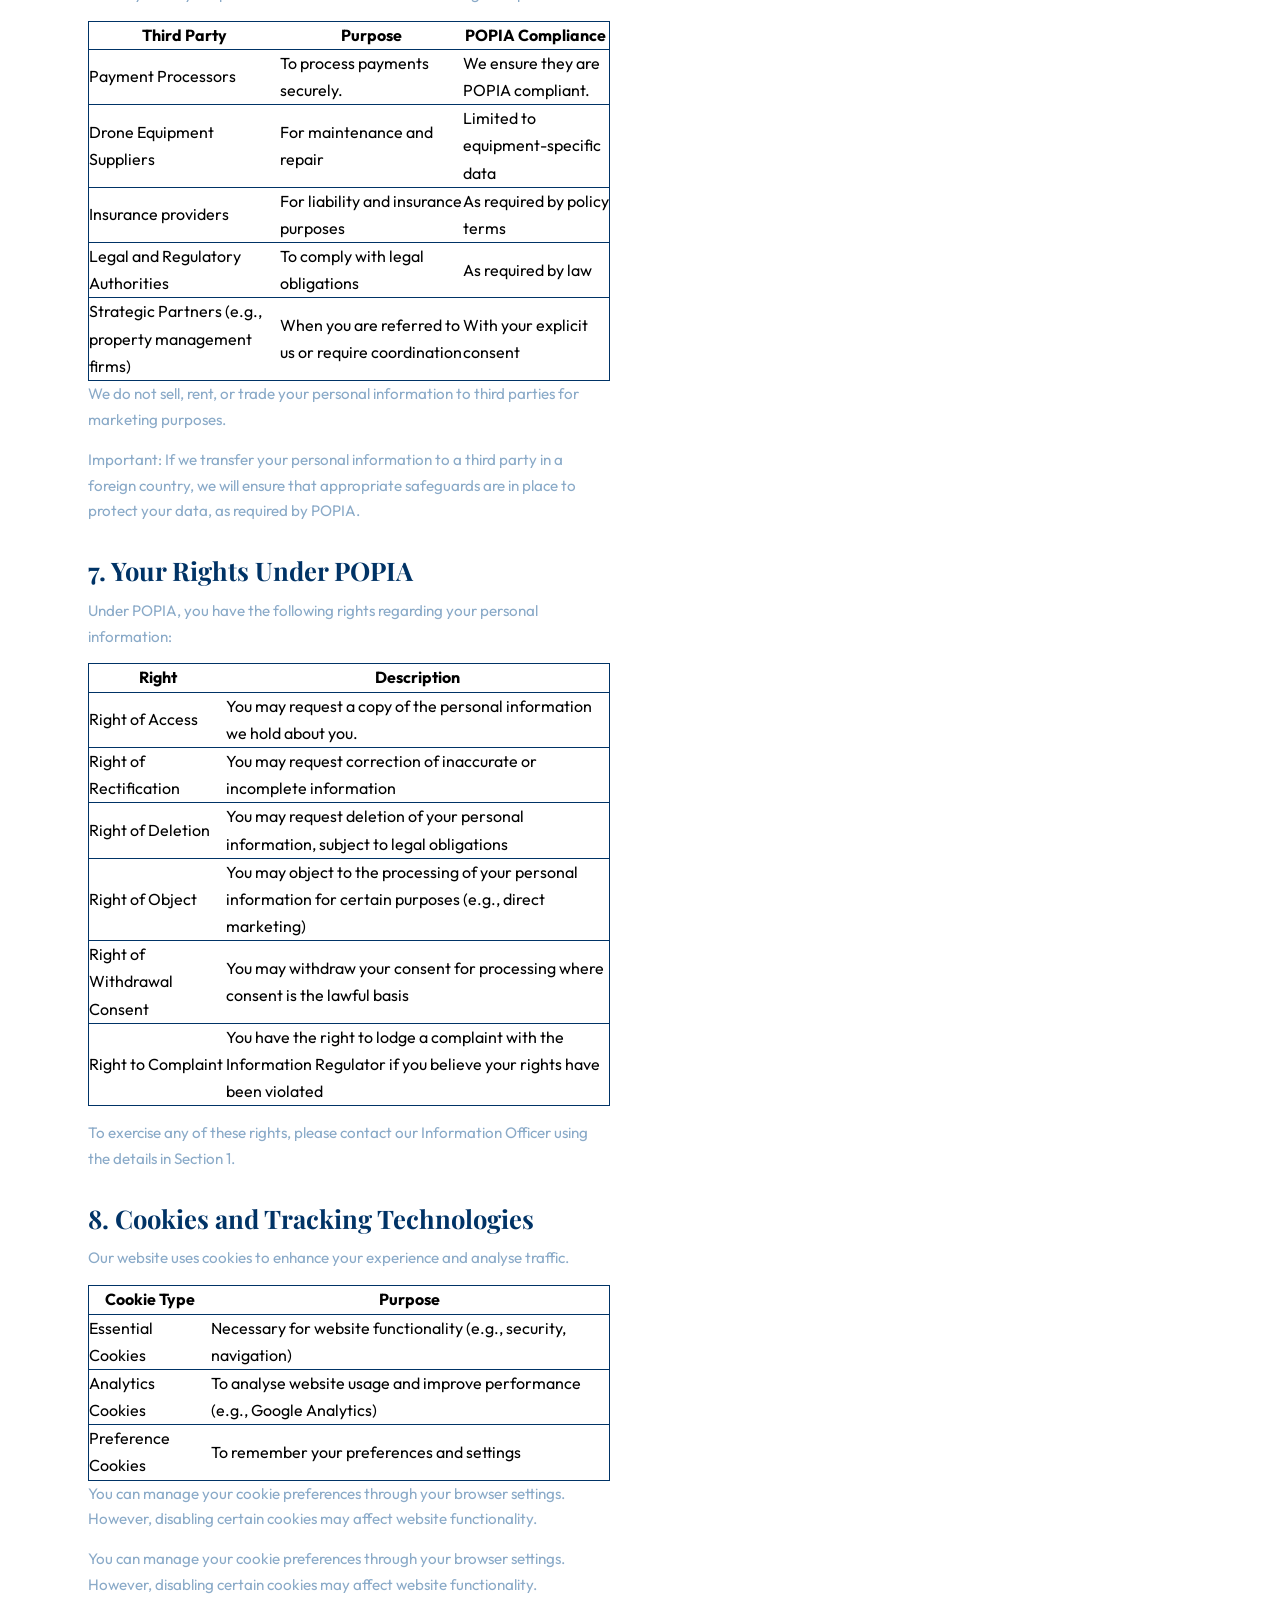
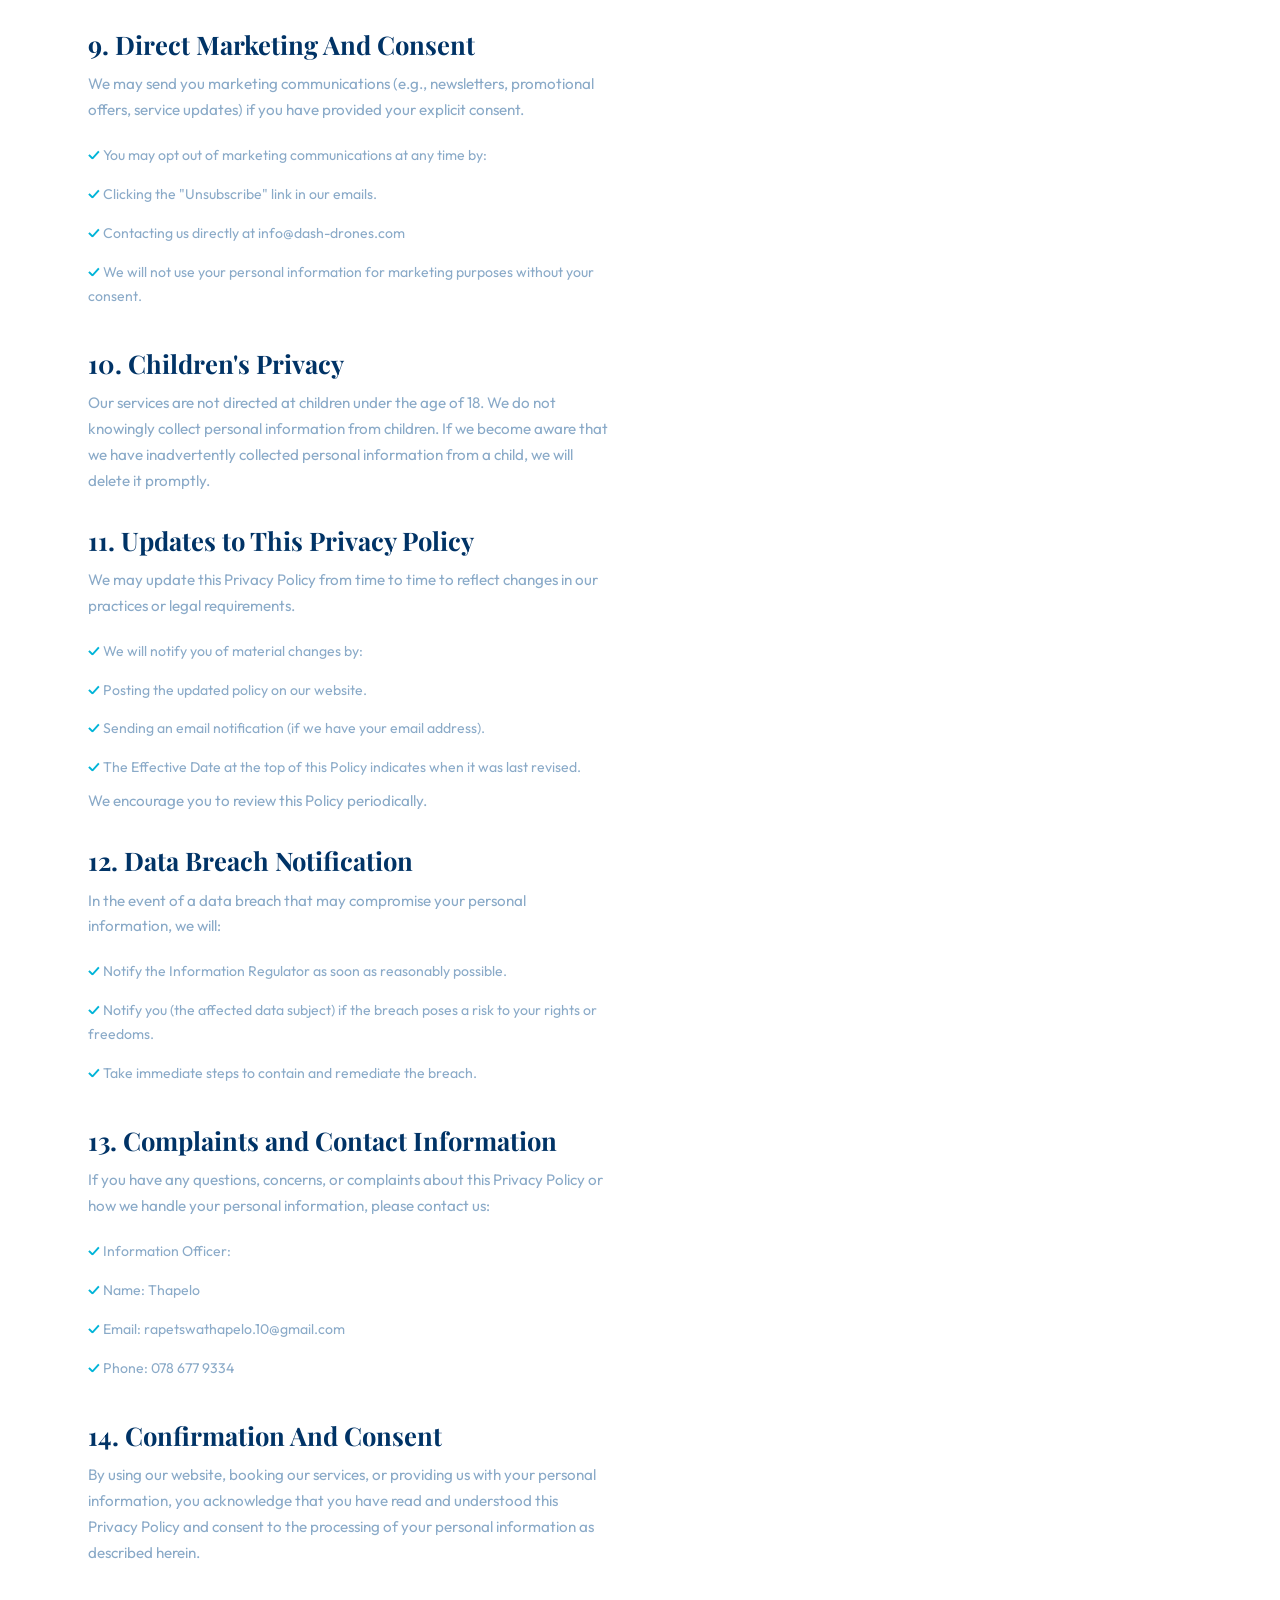
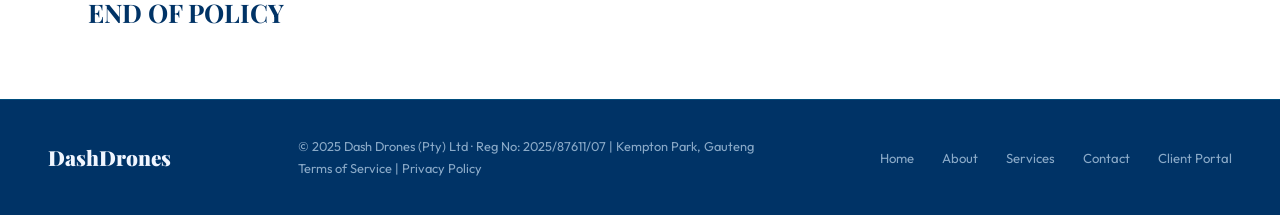
<file: privacy-policy.html>
<!doctype html>
<html lang="en">
  <head>
    <meta charset="UTF-8" />
    <meta name="viewport" content="width=device-width, initial-scale=1.0" />
    <title>Privacy Policy – Dash Drones Window Cleaning</title>
    <link
      href="https://fonts.googleapis.com/css2?family=Playfair+Display:wght@700;900&family=Outfit:wght@300;400;500;600&display=swap"
      rel="stylesheet"
    />
    <link rel="stylesheet" href="CSS/style.css" />
  </head>
  <body>
    <nav>
      <a class="nav-logo" href="index.html">Dash<span></span>Drones</a>
      <ul class="nav-links">
        <li><a href="index.html">Home</a></li>
        <li><a href="about.html">About Us</a></li>
        <li><a href="services.html">Services</a></li>
        <li><a href="contact.html">Contact</a></li>
        <li><a href="client-portal.html">Client Portal</a></li>
      </ul>
      <a class="nav-cta" href="contact.html">Book a Clean</a>
    </nav>

    <div class="page-wrapper">
      <section class="about-hero">
        <p class="eyebrow">Legal</p>
        <h1>Privacy Policy</h1>
        <p>
          Dash Drones (Pty) Ltd (referred to as "Dash Drones", "we", "us", or "our") is committed to protecting your privacy and ensuring the security of your personal information. 
          This Privacy Policy explains how we collect, use, store, and protect your personal information when you interact with our website, [Your Website URL], and our online services.

        This Policy is compliant with the Protection of Personal Information Act, 2013 (Act No. 4 of 2013) (“POPIA”) and any other applicable privacy legislation in South Africa.
        </p>
      </section>

      <div class="about-body">
        <div class="about-text">
          <h2 style="color: #003366">1. Who We Are:</h2>
          <p>
            Dash Drones (Pty) Ltd
            Registration Number: 2025/87611/07
            Physical Address: Kempton Park, Gauteng, South Africa
            Email: info@dash-drones.com
            Phone: 078 677 9334
          </p>

          <h2 style="color: #003366">2. What Personal Information We Collect:</h2>
          <p>
            2.1 Information You Provide To Us:
            <ul class="pricing-list">
              <li>Contact Information: Your name, email address, phone number, physical address, and company name.</li>
              <li>Booking and Service Information: Building address, service requirements, preferred dates and times, and any special instructions.</li>
              <li>Payment Information: Banking details, credit/debit card information, and billing address (processed securely through our payment partners; we do not store your credit card details on our servers).</li>
              <li>Communication Records: Emails, messages, and call recordings (if applicable) when you contact us through our website.</li>
            </ul>
          </p>

          <p>
            2.2 Information We Collect Automatically:
            <ul class="pricing-list">
              <li>Website Usage Data: IP address, browser type, device information, pages visited, time spent on our website, and referring URLs.</li>
              <li>Cookies and Tracking Technologies: We use cookies to enhance your browsing experience, analyse website traffic, and personalise content. You can control cookie preferences through your browser settings (see Section 8).</li>
            </ul>
            </p>

            <p>
            2.3 Information From Third Parties:
            <ul class="pricing-list">
                <li>Referrals: Information provided by clients who refer you to us.</li>
                <li>Partners: Information received from our strategic partners (e.g., property management firms) when they engage us on your behalf.</li>
            </ul>
            </p>

        <h2 style="color: #003366">3. How We Use Your Personal Information:</h2>
          <p>
            We process your personal information for the following lawful purposes:
            <table style="width: 100%; border-collapse: collapse; border: 1px solid #003366;">
              <tr style="width: 100%; border-collapse: collapse; border: 1px solid #003366;">
                <th>Purpose</th>
                <th>Legal Basis</th>
              </tr>
              <tr style="width: 100%; border-collapse: collapse; border: 1px solid #003366;">
                <td>To provide and deliver our drone window cleaning services</td>
                <td>Performance of a contract</td>
              </tr>
              <tr style="width: 100%; border-collapse: collapse; border: 1px solid #003366;">
                <td>To communicate with you about bookings, appointments, and service updates</td>
                <td>Performance of a contract</td>
              </tr>
              <tr style="width: 100%; border-collapse: collapse; border: 1px solid #003366;">
                <td>To process payments and invoices</td>
                <td>Performance of a contract</td>
              </tr>
              <tr style="width: 100%; border-collapse: collapse; border: 1px solid #003366;">
                <td>To respond to your enquiries and provide customer support</td>
                <td>Legitimate interests</td>
              </tr>
              <tr style="width: 100%; border-collapse: collapse; border: 1px solid #003366;">
                <td>To send you marketing communications (with your consent)</td>
                <td>Consent</td>
              </tr>
                <tr style="width: 100%; border-collapse: collapse; border: 1px solid #003366;">
                    <td>To improve our website, products, and services</td>
                    <td>Legitimate interests</td>
                </tr>
                <tr style="width: 100%; border-collapse: collapse; border: 1px solid #003366;">
                    <td>To comply with legal obligations and protect our rights</td>
                    <td>Legal obligation</td>
                </tr>
                <tr style="width: 100%; border-collapse: collapse; border: 1px solid #003366;">
                    <td>To protect our business interests (e.g., fraud prevention, security)</td>
                    <td>Legitimate interests</td>
                </tr>
            </table>
            </p>

            <p>
                We only process personal information that is adequate, relevant, and not excessive for the purposes for which it is collected.
            </p>

            <h2 style="color: #003366">4. How We collect Your Personal Information:</h2>
            <p>
                We collect personal information through the following channels:

                <ul class="pricing-list">
                    <li>Directly from you: When you fill out forms on our website, contact us via email or phone, or book our services.</li>
                    <li>Automatically: When you visit our website (via cookies and analytics tools).</li>
                    <li>From third parties: When you are referred to us by a client or partner.</li>
                </ul>
            </p>

             <p>
                Important: Under POPIA, personal information may only be collected for a specific, 
                explicitly defined, and lawful purpose related to our business activities.
             </p>

            <h2 style="color: #003366">5. How We Store and Protect Your Personal Information:</h2>
          <p>
            5.1 Storage:
            We store your personal information securely, using appropriate technical and 
            organisational measures to prevent unauthorised access, loss, damage, or theft.
          </p>

          <p>
            5.2 Security Measures:
            We implement the following security measures:
            <ul class="pricing-list">
              <li>Encryption of sensitive data during transmission (SSL/TLS technology).</li>
              <li>Restricted access to personal information on a need-to-know basis.</li>
              <li>Regular security audits and vulnerability assessments.</li>
              <li>Secure storage of physical records (where applicable).</li>
            </ul>
          </p>

          <p>
            5.3 Retention Period:
            We retain your personal information only for as long as necessary to fulfil the purposes for which it was collected, or as required by law.

            <ul class="pricing-list">
                <li>Client records: Retained for 5 years or after the last interaction.</li>
                <li>Financial records: Retained for 7 years (as required by SARS).</li>
                <li>Marketing records: Retained until you withdraw your consent.</li>
            </ul>

            After the retention period, your personal information will be securely deleted or anonymised.
            </p>

        <h2 style="color: #003366">6. Disclosure of Personal Information to Third Parties</h2>
          <p>We may share your personal information with the following third parties:
            <table style="width: 100%; border-collapse: collapse; border: 1px solid #003366;">
              <tr style="width: 100%; border-collapse: collapse; border: 1px solid #003366;">
                <th>Third Party</th>
                <th>Purpose</th>
                <th>POPIA Compliance</th>
              </tr>
              <tr style="width: 100%; border-collapse: collapse; border: 1px solid #003366;">
                <td>Payment Processors</td>
                <td>To process payments securely.</td>
                <td>We ensure they are POPIA compliant.</td>
              </tr>
              <tr style="width: 100%; border-collapse: collapse; border: 1px solid #003366;">
                <td>Drone Equipment Suppliers</td>
                <td>For maintenance and repair</td>
                <td>Limited to equipment-specific data</td>
              </tr>
              <tr style="width: 100%; border-collapse: collapse; border: 1px solid #003366;">
                <td>Insurance providers</td>
                <td>For liability and insurance purposes</td>
                <td>As required by policy terms</td>
              </tr>
            <tr style="width: 100%; border-collapse: collapse; border: 1px solid #003366;">
                <td>Legal and Regulatory Authorities</td>
                <td>To comply with legal obligations</td>
                <td>As required by law</td>
              </tr>
            <tr style="width: 100%; border-collapse: collapse; border: 1px solid #003366;">
                <td>Strategic Partners (e.g., property management firms)</td>
                <td>When you are referred to us or require coordination</td>
                <td>With your explicit consent</td>
              </tr>
            </table>
           
           <p>We do not sell, rent, or trade your personal information to third parties for marketing purposes.
           </p>
        </p>
        <p>
            Important: If we transfer your personal information to a third party in a foreign country, 
            we will ensure that appropriate safeguards are in place to protect your data, as required by POPIA.
        </p>

        <h2 style="color: #003366">7. Your Rights Under POPIA</h2>
          <p>
            Under POPIA, you have the following rights regarding your personal information:

            <table style="width: 100%; border-collapse: collapse; border: 1px solid #003366;">
                <tr style="width: 100%; border-collapse: collapse; border: 1px solid #003366;">
                    <th>Right</th>
                    <th>Description</th>
                </tr>
                <tr style="width: 100%; border-collapse: collapse; border: 1px solid #003366;">
                    <td>Right of Access</td>
                    <td>You may request a copy of the personal information we hold about you.</td>
                </tr>
                <tr style="width: 100%; border-collapse: collapse; border: 1px solid #003366;">
                    <td>Right of Rectification</td>
                    <td>You may request correction of inaccurate or incomplete information</td>
                </tr>
                <tr style="width: 100%; border-collapse: collapse; border: 1px solid #003366;">
                    <td>Right of Deletion</td>
                    <td>You may request deletion of your personal information, subject to legal obligations</td>
                </tr>
                <tr style="width: 100%; border-collapse: collapse; border: 1px solid #003366;">
                    <td>Right of Object</td>
                    <td>You may object to the processing of your personal information for certain purposes (e.g., direct marketing)</td>
                </tr>
                <tr style="width: 100%; border-collapse: collapse; border: 1px solid #003366;">
                    <td>Right of Withdrawal Consent</td>
                    <td>You may withdraw your consent for processing where consent is the lawful basis</td>
                </tr>
                <tr style="width: 100%; border-collapse: collapse; border: 1px solid #003366;">
                    <td>Right to Complaint</td>
                    <td>You have the right to lodge a complaint with the Information Regulator if you believe your rights have been violated</td>
                </tr>   
            </table>
            </p>
            <p>
                To exercise any of these rights, please contact our Information Officer using the details in Section 1.
            </p>

        <h2 style="color: #003366">8. Cookies and Tracking Technologies</h2>
          <p> 
            Our website uses cookies to enhance your experience and analyse traffic.

            <table style="width: 100%; border-collapse: collapse; border: 1px solid #003366;">
                <tr style="width: 100%; border-collapse: collapse; border: 1px solid #003366;">
                    <th>Cookie Type</th>
                    <th>Purpose</th>    
                </tr>
                <tr style="width: 100%; border-collapse: collapse; border: 1px solid #003366;">
                    <td>Essential Cookies</td>
                    <td>Necessary for website functionality (e.g., security, navigation)</td>
                </tr>
                <tr style="width: 100%; border-collapse: collapse; border: 1px solid #003366;">
                    <td>Analytics Cookies</td>
                    <td>To analyse website usage and improve performance (e.g., Google Analytics)</td>
                </tr>   
                <tr style="width: 100%; border-collapse: collapse; border: 1px solid #003366;">
                    <td>Preference Cookies</td>
                    <td>To remember your preferences and settings</td>
                </tr>                    
            </table>
            
            <p>You can manage your cookie preferences through your browser settings. However, disabling certain cookies may affect website functionality.
            </p>

            <p>
                You can manage your cookie preferences through your browser settings. However, disabling certain cookies may affect website functionality.
            </p>
            </p>

        <h2 style="color: #003366">9. Direct Marketing And Consent</h2>  
        <p>
            We may send you marketing communications (e.g., newsletters, promotional offers, service updates) if you have provided your explicit consent.
            
            <ul class="pricing-list">
                <li>You may opt out of marketing communications at any time by:</li>
                <ul class="pricing-list">
                    <li>Clicking the "Unsubscribe" link in our emails.</li>
                    <li>Contacting us directly at info@dash-drones.com</li>
                </ul>
                <li>We will not use your personal information for marketing purposes without your consent.</li>
            </ul>
        </p>

        <h2 style="color: #003366">10. Children's Privacy</h2>  
        <p>
            Our services are not directed at children under the age of 18. We do not knowingly collect personal information from children. 
            If we become aware that we have inadvertently collected personal information from a child, we will delete it promptly.
        </p>

        <h2 style="color: #003366">11. Updates to This Privacy Policy</h2>
        <p>
            We may update this Privacy Policy from time to time to reflect changes in our practices or legal requirements.
            <ul class="pricing-list">
                <li>We will notify you of material changes by:</li>
                <ul class="pricing-list">
                    <li>Posting the updated policy on our website.</li>
                    <li>Sending an email notification (if we have your email address).</li>
                </ul>
                <li>The Effective Date at the top of this Policy indicates when it was last revised.</li>
            </ul>
            <p>We encourage you to review this Policy periodically.</p>
        </p>

        <h2 style="color: #003366">12. Data Breach Notification</h2>
        <p>
            In the event of a data breach that may compromise your personal information, we will:
            <ul class="pricing-list"    >
                <li>Notify the Information Regulator as soon as reasonably possible.</li>
                <li>Notify you (the affected data subject) if the breach poses a risk to your rights or freedoms.</li>
                <li>Take immediate steps to contain and remediate the breach.</li>
            </ul>
        </p>  

        <h2 style="color: #003366">13. Complaints and Contact Information</h2>
        <p>
            If you have any questions, concerns, or complaints about this Privacy Policy or how we handle your personal information, please contact us:
            <ul class="pricing-list">
                <li>Information Officer:</li>
                <li>Name: Thapelo</li>
                <li>Email: rapetswathapelo.10@gmail.com</li>
                <li>Phone: 078 677 9334</li>
            </ul>
        </p>

        <h2 style="color: #003366">14. Confirmation And Consent</h2>
        <p>
            By using our website, booking our services, or providing us with your personal information, 
            you acknowledge that you have read and understood this Privacy Policy and consent to the processing of your personal information as described herein.
        </p>

        <h2 style="color: #003366">END OF POLICY</h2>

        </div>
      </div>
    </div>

    <footer style="background-color: #003366">
      <a class="footer-brand" href="index.html">Dash<span></span>Drones</a>
      <p class="footer-copy">
        &copy; 2025 Dash Drones (Pty) Ltd &middot; Reg No: 2025/87611/07 |
        Kempton Park, Gauteng

        <br>
        <a href="terms-of-service.html">Terms of Service</a> | 
        <a href="privacy-policy.html">Privacy Policy</a>

      </p>
      <div class="footer-links">
        <a href="index.html">Home</a>
        <a href="about.html">About</a>
        <a href="services.html">Services</a>
        <a href="contact.html">Contact</a>
        <a href="client-portal.php">Client Portal</a>
      </div>
    </footer>
  </body>
</html>
</file>
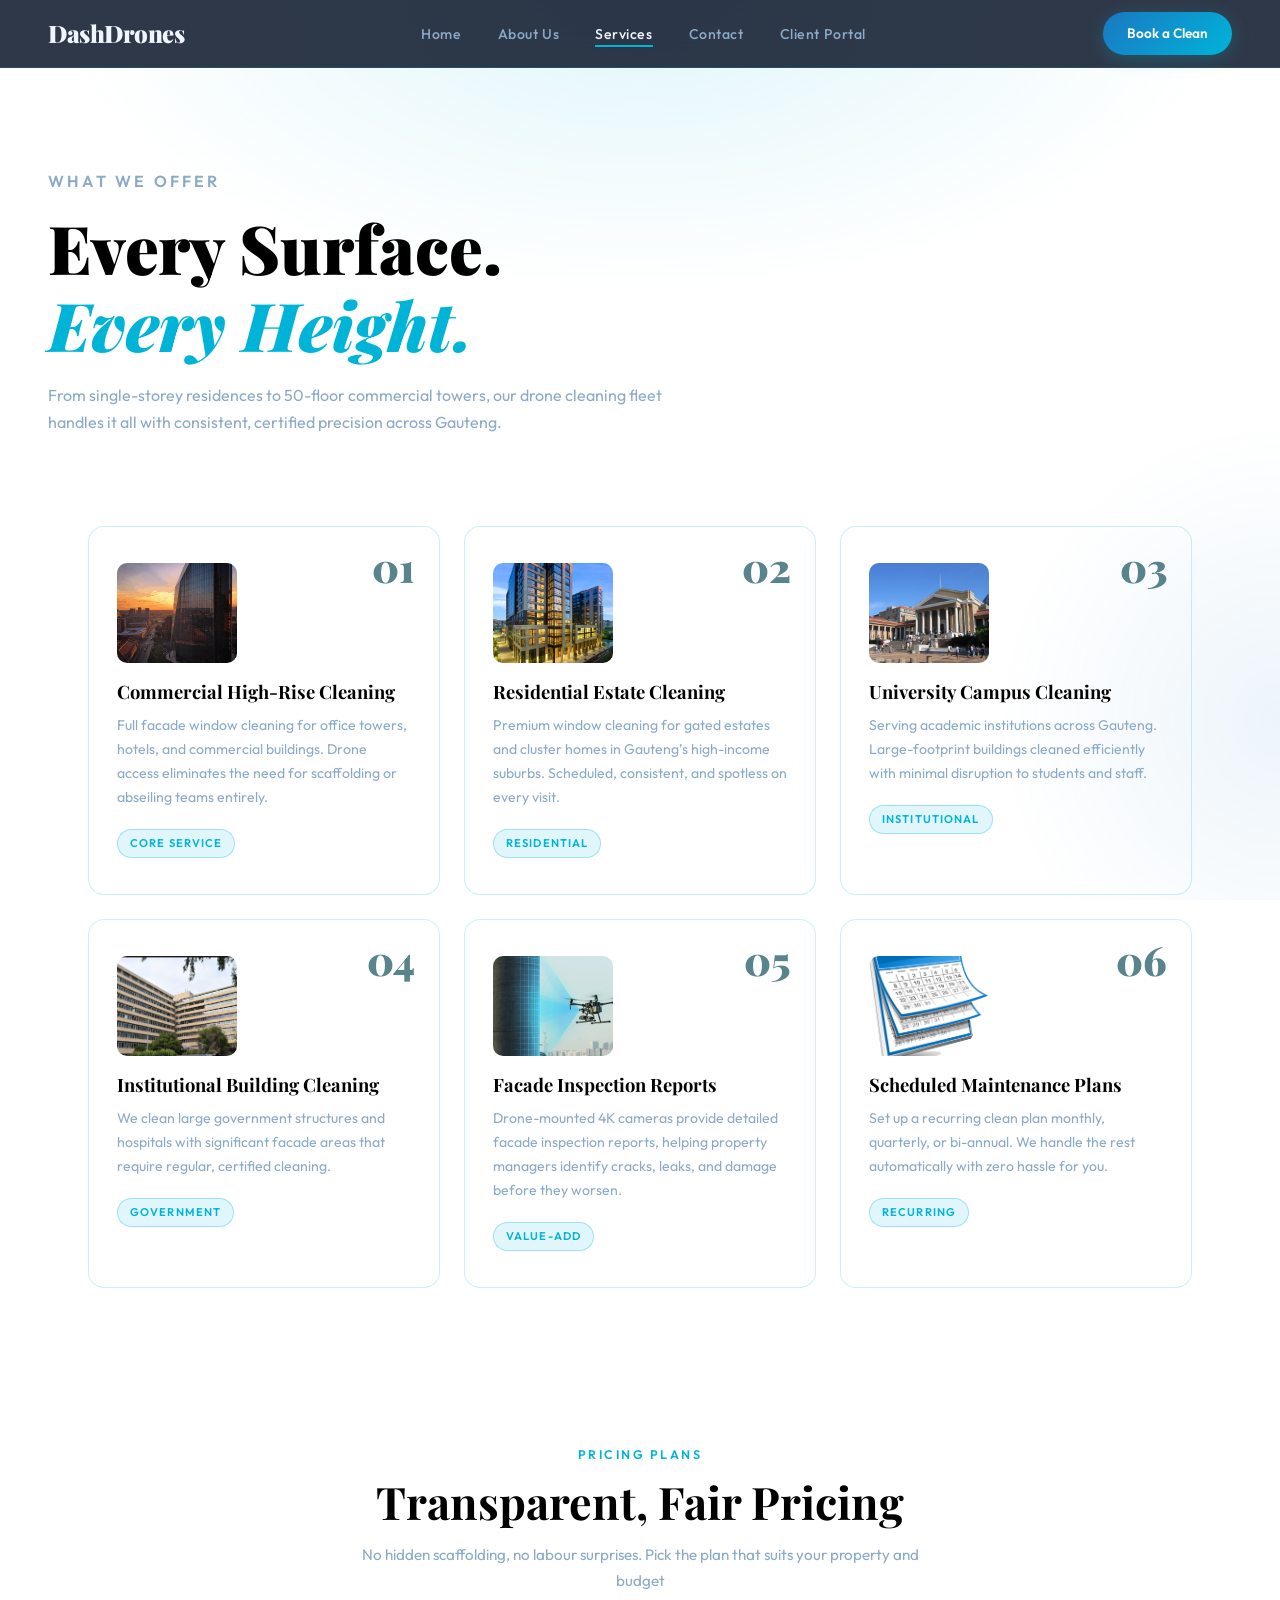
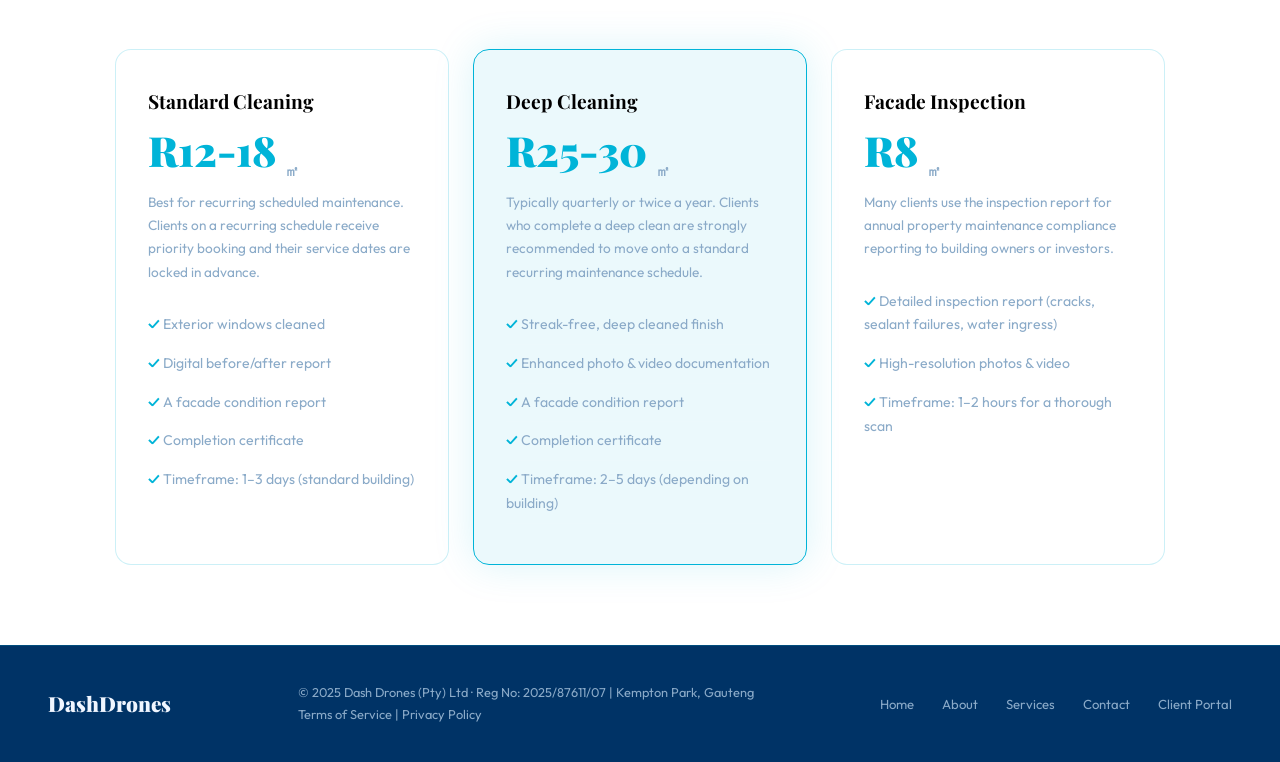
<file: services.html>
<!DOCTYPE html>
<html lang="en">
<head>
  <meta charset="UTF-8">
  <meta name="viewport" content="width=device-width, initial-scale=1.0">
  <title>Services – Dash Drones Window Cleaning</title>
  <link href="https://fonts.googleapis.com/css2?family=Playfair+Display:wght@700;900&family=Outfit:wght@300;400;500;600&display=swap" rel="stylesheet">
  <link rel="stylesheet" href="CSS/style.css">
</head>
<body>

<!-- ══════════════ NAVIGATION ══════════════ -->
<nav>
  <a class="nav-logo" href="index.html">Dash<span></span>Drones</a>
  <ul class="nav-links">
    <li><a href="index.html">Home</a></li>
    <li><a href="about.html">About Us</a></li>
    <li><a href="services.html" class="active">Services</a></li>
    <li><a href="contact.html">Contact</a></li>
    <li><a href="client-portal.php">Client Portal</a></li>
  </ul>
  <a class="nav-cta" href="contact.html">Book a Clean</a>
</nav>

<!-- ══════════════ MAIN CONTENT ══════════════ -->
<div class="page-wrapper">

  <!-- Hero Banner -->
  <section class="services-hero">
    <p class="eyebrow">What We Offer</p>
    <h1>Every Surface.<br><em>Every Height.</em></h1>
    <p>From single-storey residences to 50-floor commercial towers, our drone cleaning fleet handles it all with consistent, certified precision across Gauteng.</p>
  </section>

  <!-- Services Grid -->
  <div class="services-grid">
      
    <div class="service-card">
      <div class="service-num">01</div>
      <img src="Images/skyscraper.png" style="width:120px;height:100px" alt="Commercial High-Rise"/>
      <h3>Commercial High-Rise Cleaning</h3>
      <p>Full facade window cleaning for office towers, hotels, and commercial buildings. Drone access eliminates the need for scaffolding or abseiling teams entirely.</p>
      <span class="service-badge">Core Service</span>
    </div>

    <div class="service-card">
      <div class="service-num">02</div>
      <img src="Images/apartmenyts.jpg" style="width:120px;height:100px" alt="Residential Estate"/>
      <h3>Residential Estate Cleaning</h3>
      <p>Premium window cleaning for gated estates and cluster homes in Gauteng&rsquo;s high-income suburbs. Scheduled, consistent, and spotless on every visit.</p>
      <span class="service-badge">Residential</span>
    </div>

    <div class="service-card">
      <div class="service-num">03</div>
      <img src="Images/uni pic.jpg" style="width:120px;height:100px" alt="University Campus"/>
      <h3>University Campus Cleaning</h3>
      <p>Serving academic institutions across Gauteng. Large-footprint buildings cleaned efficiently with minimal disruption to students and staff.</p>
      <span class="service-badge">Institutional</span>
    </div>

    <div class="service-card">
      <div class="service-num">04</div>
      <img src="Images/hospitall.png" style="width:120px;height:100px" alt="Government Buildings"/>
      <h3>Institutional Building Cleaning</h3>
      <p>We clean large government structures and hospitals with significant facade areas that require regular, certified cleaning.</p>
      <span class="service-badge">Government</span>
    </div>

    <div class="service-card">
      <div class="service-num">05</div>
      <img src="Images/Drone_inspection_2.png" style="width:120px;height:100px" alt="Facade Inspection"/>
      <h3>Facade Inspection Reports</h3>
      <p>Drone-mounted 4K cameras provide detailed facade inspection reports, helping property managers identify cracks, leaks, and damage before they worsen.</p>
      <span class="service-badge">Value-Add</span>
    </div>

    <div class="service-card">
      <div class="service-num">06</div>
      <img src="Images/13-2-calendar-transparent.png" style="width:120px;height:100px" alt="Scheduled Maintenance"/>
      <h3>Scheduled Maintenance Plans</h3>
      <p>Set up a recurring clean plan monthly, quarterly, or bi-annual. We handle the rest automatically with zero hassle for you.</p>
      <span class="service-badge">Recurring</span>
    </div>

  </div>

  <!-- Pricing -->
  <section class="pricing-section">
    <h2 class="eyebrow"> pricing plans</h2>
    <h2 class="section-title">Transparent, Fair Pricing </h2>
    <p class="section-sub"> No hidden scaffolding, no labour surprises. Pick the plan that suits your property and budget</p>
    <div class="pricing-grid">

      <div class="pricing-card">
        <h3>Standard Cleaning</h3>
        <div class="pricing-price">R12-18<sup></sup> <sub>&#x33A1;</sub></div>
        <p class="pricing-note">Best for recurring scheduled maintenance. Clients on a recurring schedule receive priority booking and their service dates are locked in advance.</p>
        <ul class="pricing-list">
          <li>Exterior windows cleaned</li>
          <li>Digital before/after report</li>
          <li>A facade condition report</li>
          <li>Completion certificate</li>
          <li>Timeframe: 1&ndash;3 days (standard building)</li>
        </ul>
      </div>

      <div class="pricing-card featured">
        <h3>Deep Cleaning</h3>
        <div class="pricing-price">R25-30<sup></sup> <sub>&#x33A1;</sub></div>
        <p class="pricing-note">Typically quarterly or twice a year. Clients who complete a deep clean are strongly recommended to move onto a standard recurring maintenance schedule.</p>
        <ul class="pricing-list">
          <li>Streak-free, deep cleaned finish</li>
          <li>Enhanced photo &amp; video documentation</li>
          <li>A facade condition report</li>
          <li>Completion certificate</li>
          <li>Timeframe: 2&ndash;5 days (depending on building)</li>
        </ul>
      </div>

      <div class="pricing-card">
        <h3>Facade Inspection</h3>
        <div class="pricing-price">R8<sup></sup> <sub>&#x33A1;</sub></div>
        <p class="pricing-note">Many clients use the inspection report for annual property maintenance compliance reporting to building owners or investors.</p>
        <ul class="pricing-list">
          <li>Detailed inspection report (cracks, sealant failures, water ingress)</li>
          <li>High-resolution photos &amp; video</li>
          <li>Timeframe: 1&ndash;2 hours for a thorough scan</li>
        </ul>
      </div>

    </div>
  </section>

</div><!-- end page-wrapper -->

<!-- ══════════════ FOOTER ══════════════ -->
<footer style=" background-color: #003366">
  <a class="footer-brand" href="index.html">Dash<span></span>Drones</a>
  <p class="footer-copy">&copy; 2025 Dash Drones (Pty) Ltd &middot; Reg No: 2025/87611/07 | Kempton Park, Gauteng

    <br>
        <a href="terms-of-service.html">Terms of Service</a> | 
        <a href="privacy-policy.html">Privacy Policy</a>


  </p>
  <div class="footer-links">
    <a href="index.html">Home</a>
    <a href="about.html">About</a>
    <a href="services.html">Services</a>
    <a href="contact.html">Contact</a>
    <a href="client-portal.php">Client Portal</a>
  </div>
</footer>

</body>
</html>
</file>
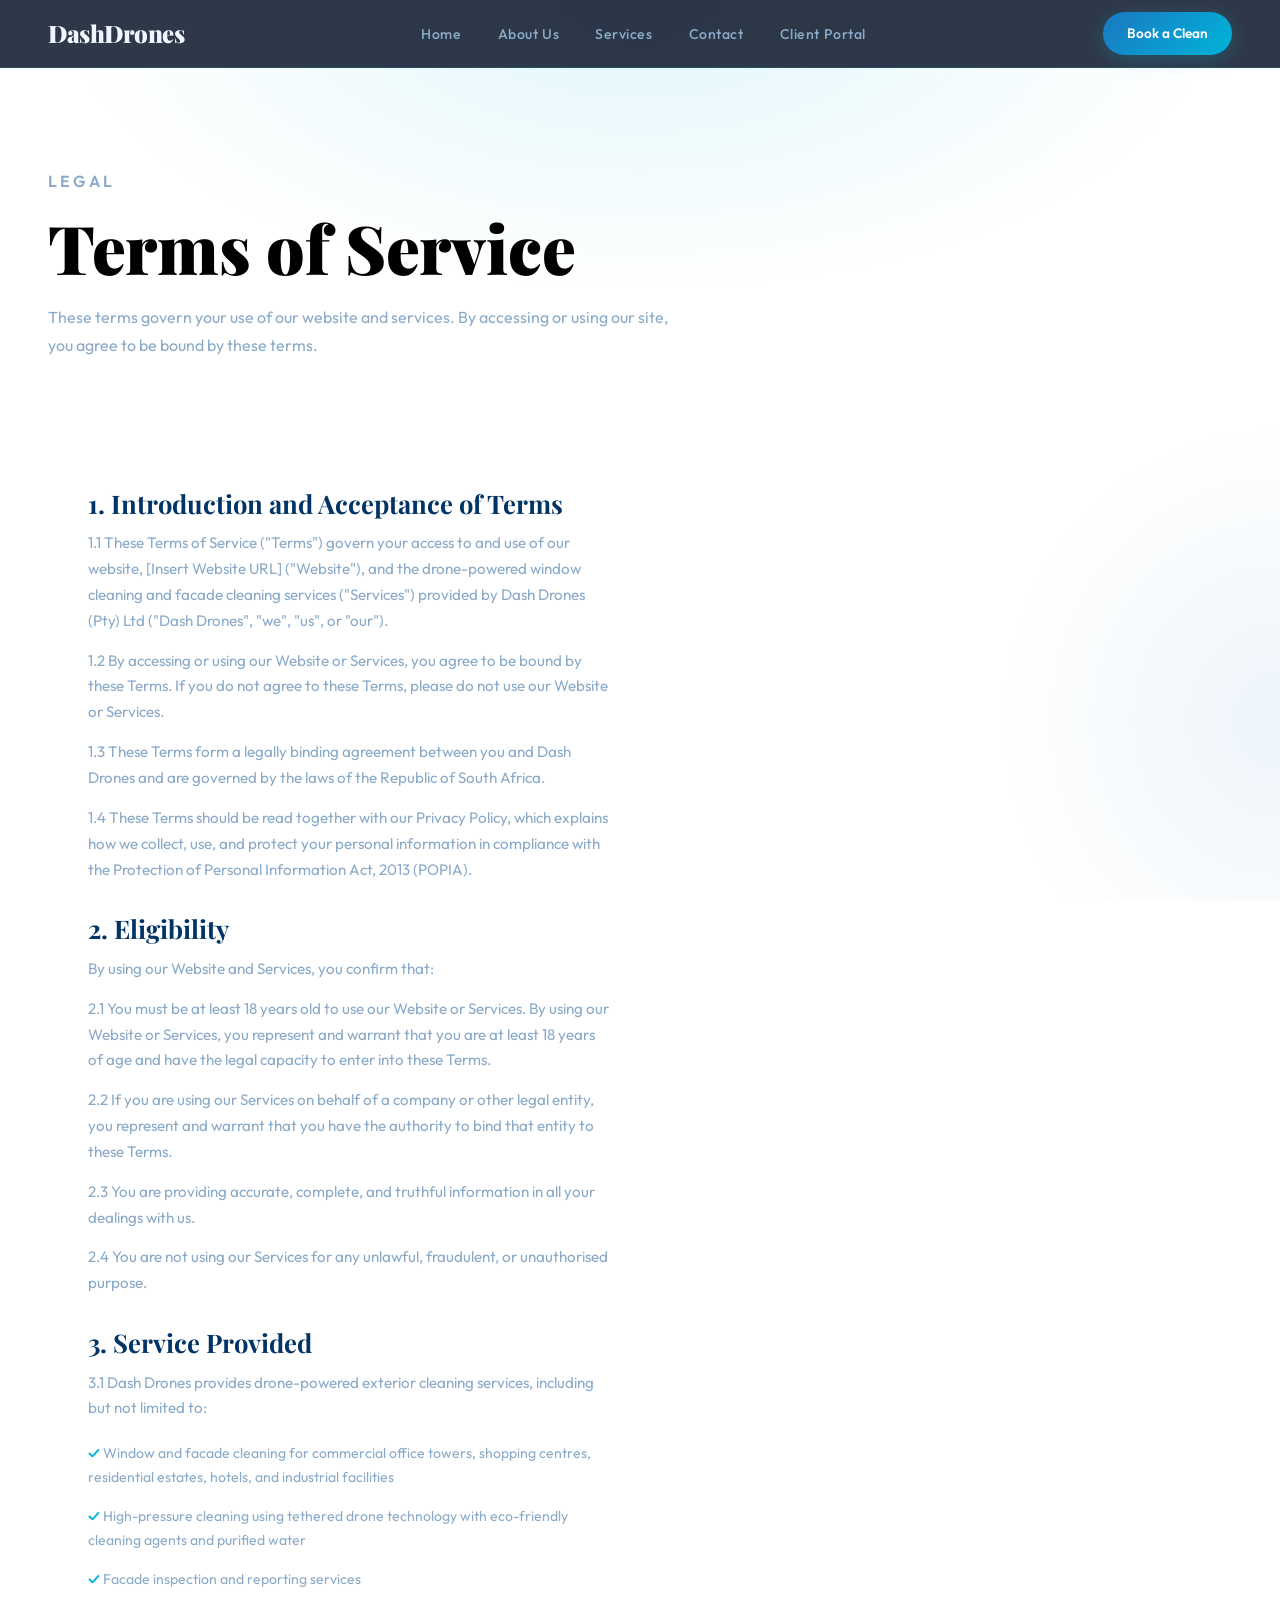
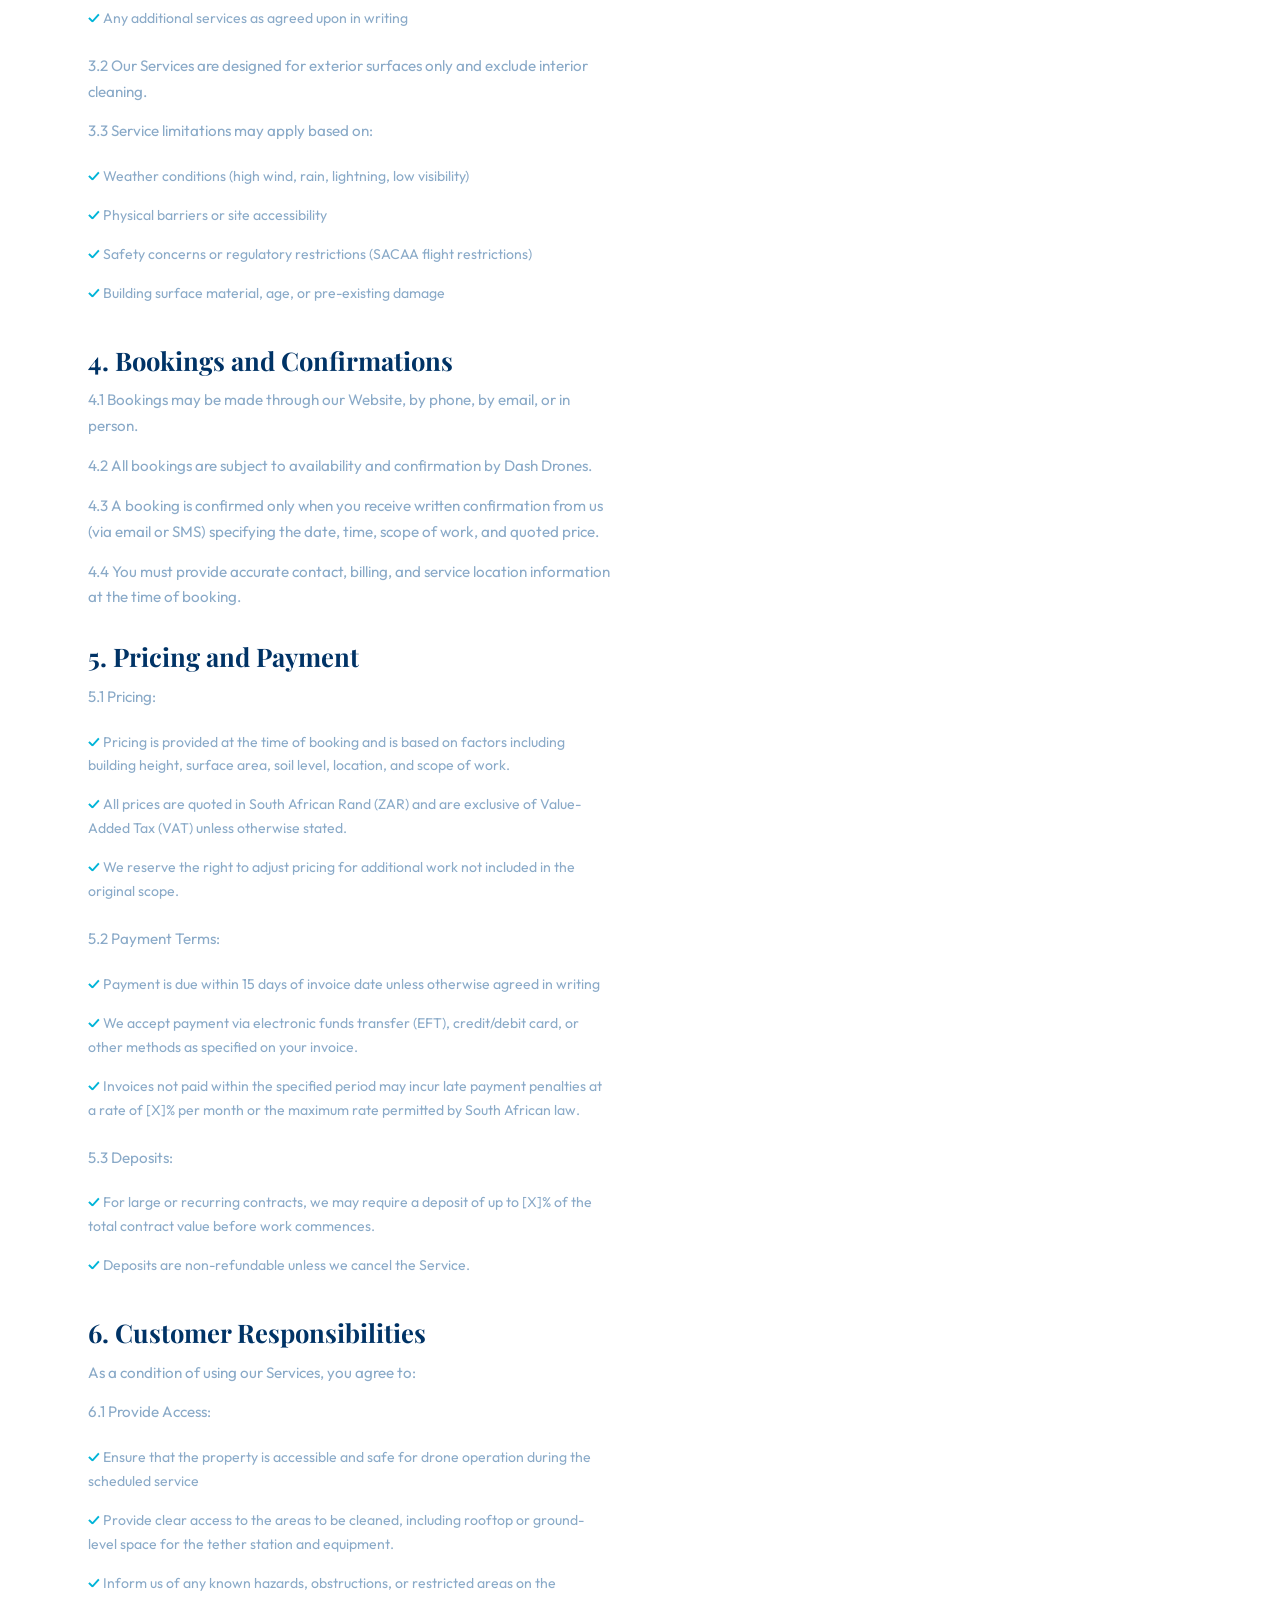
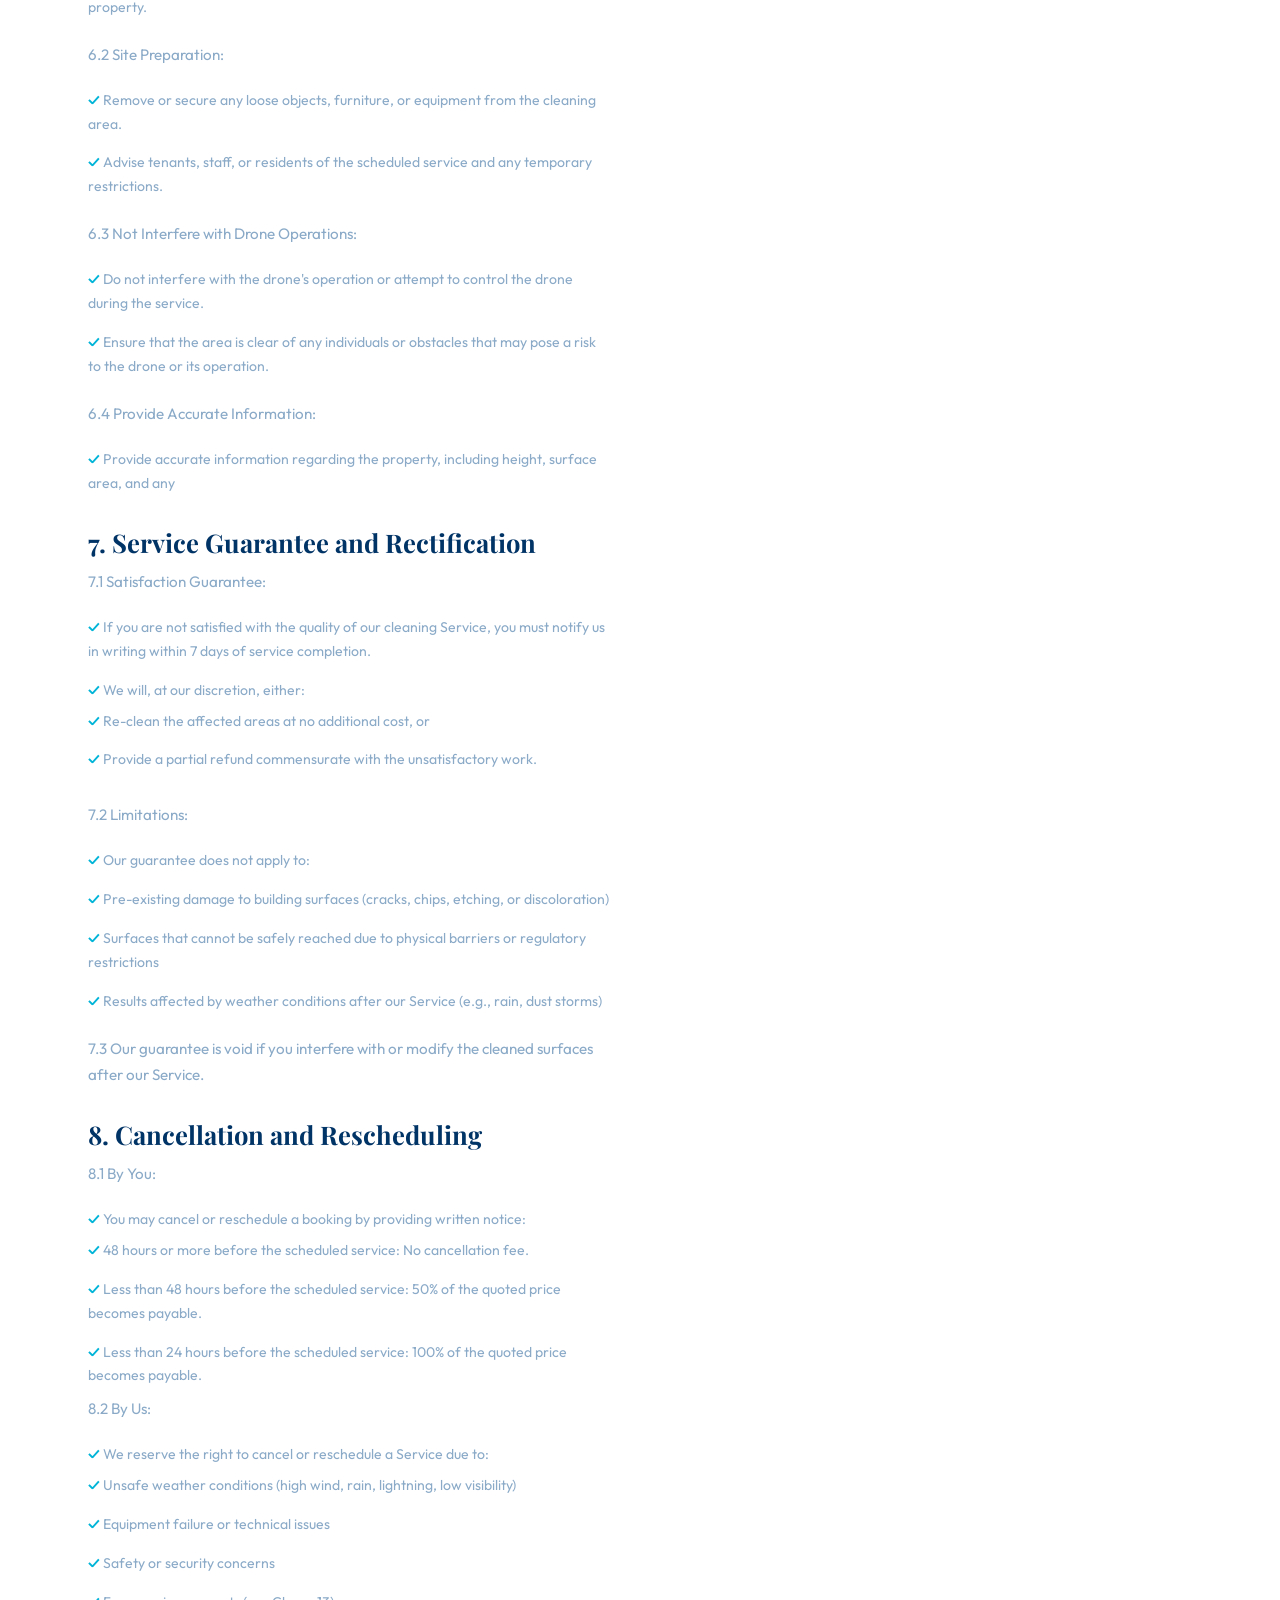
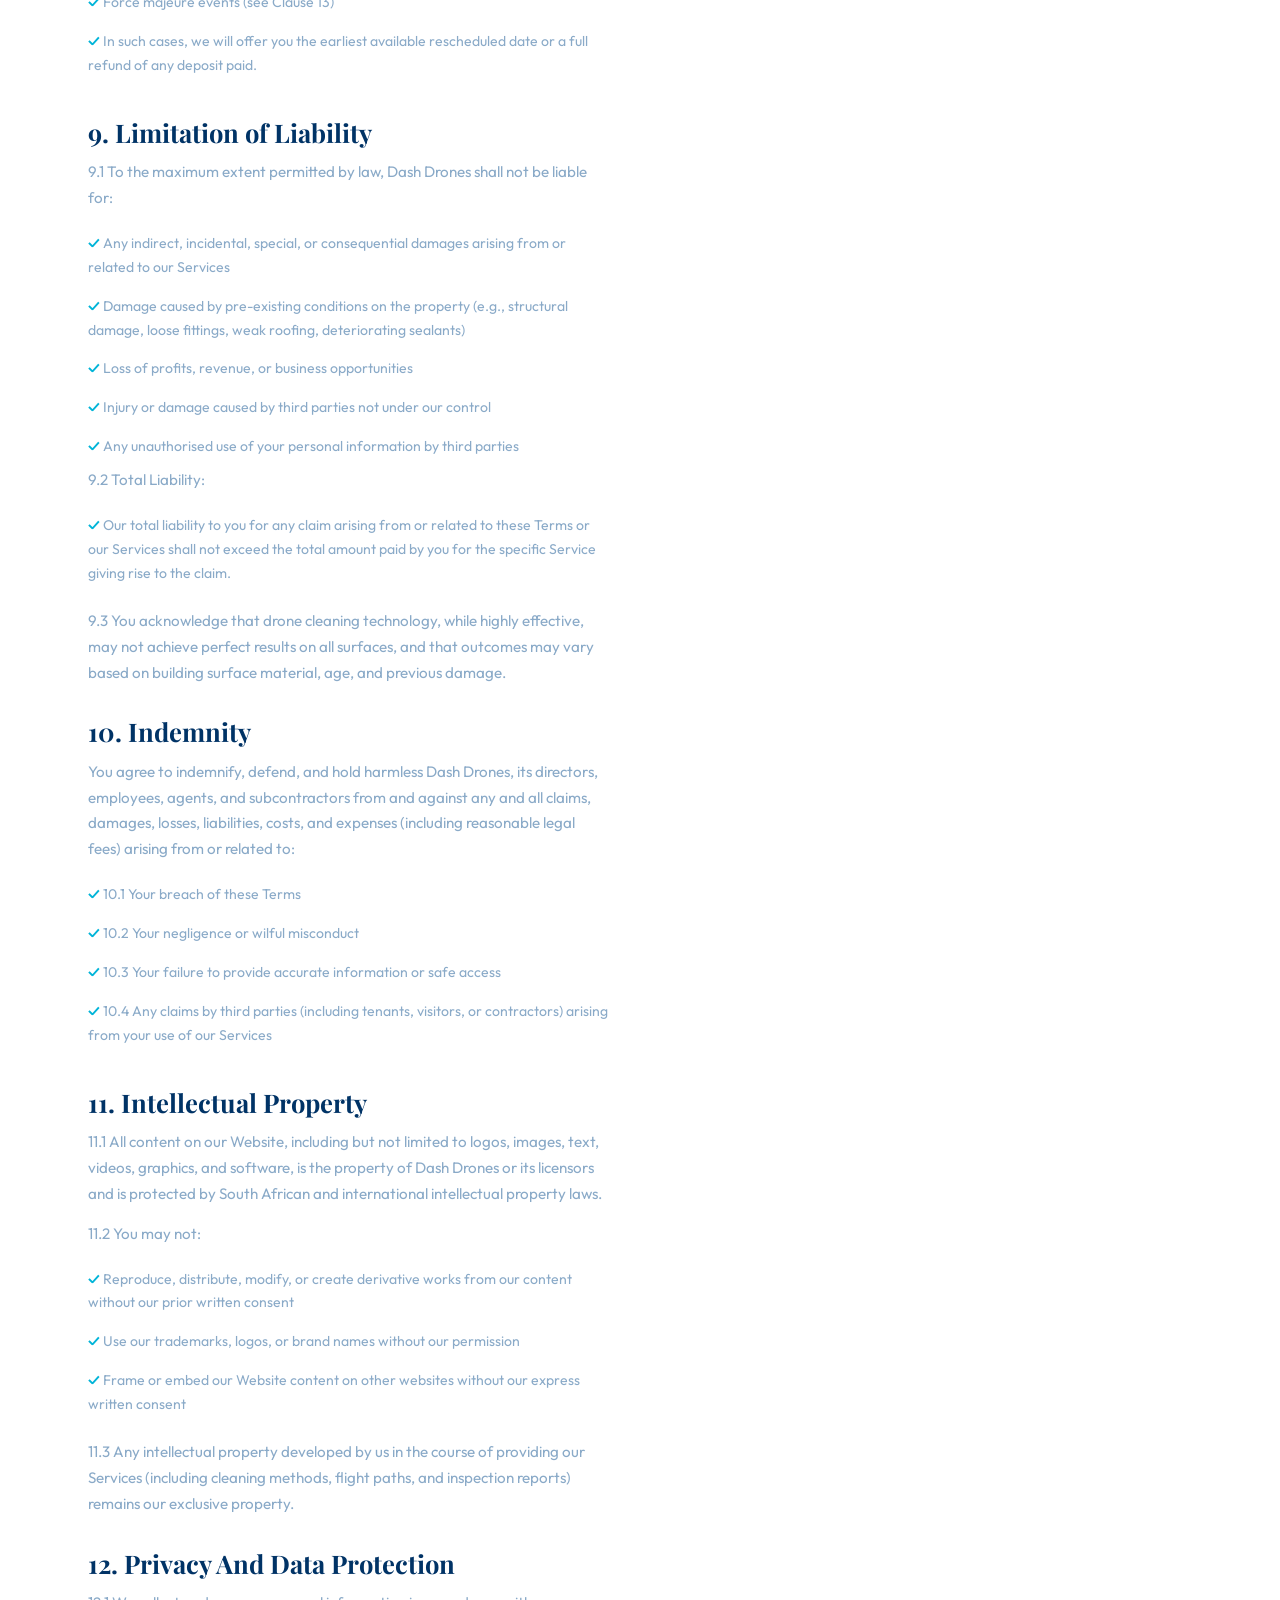
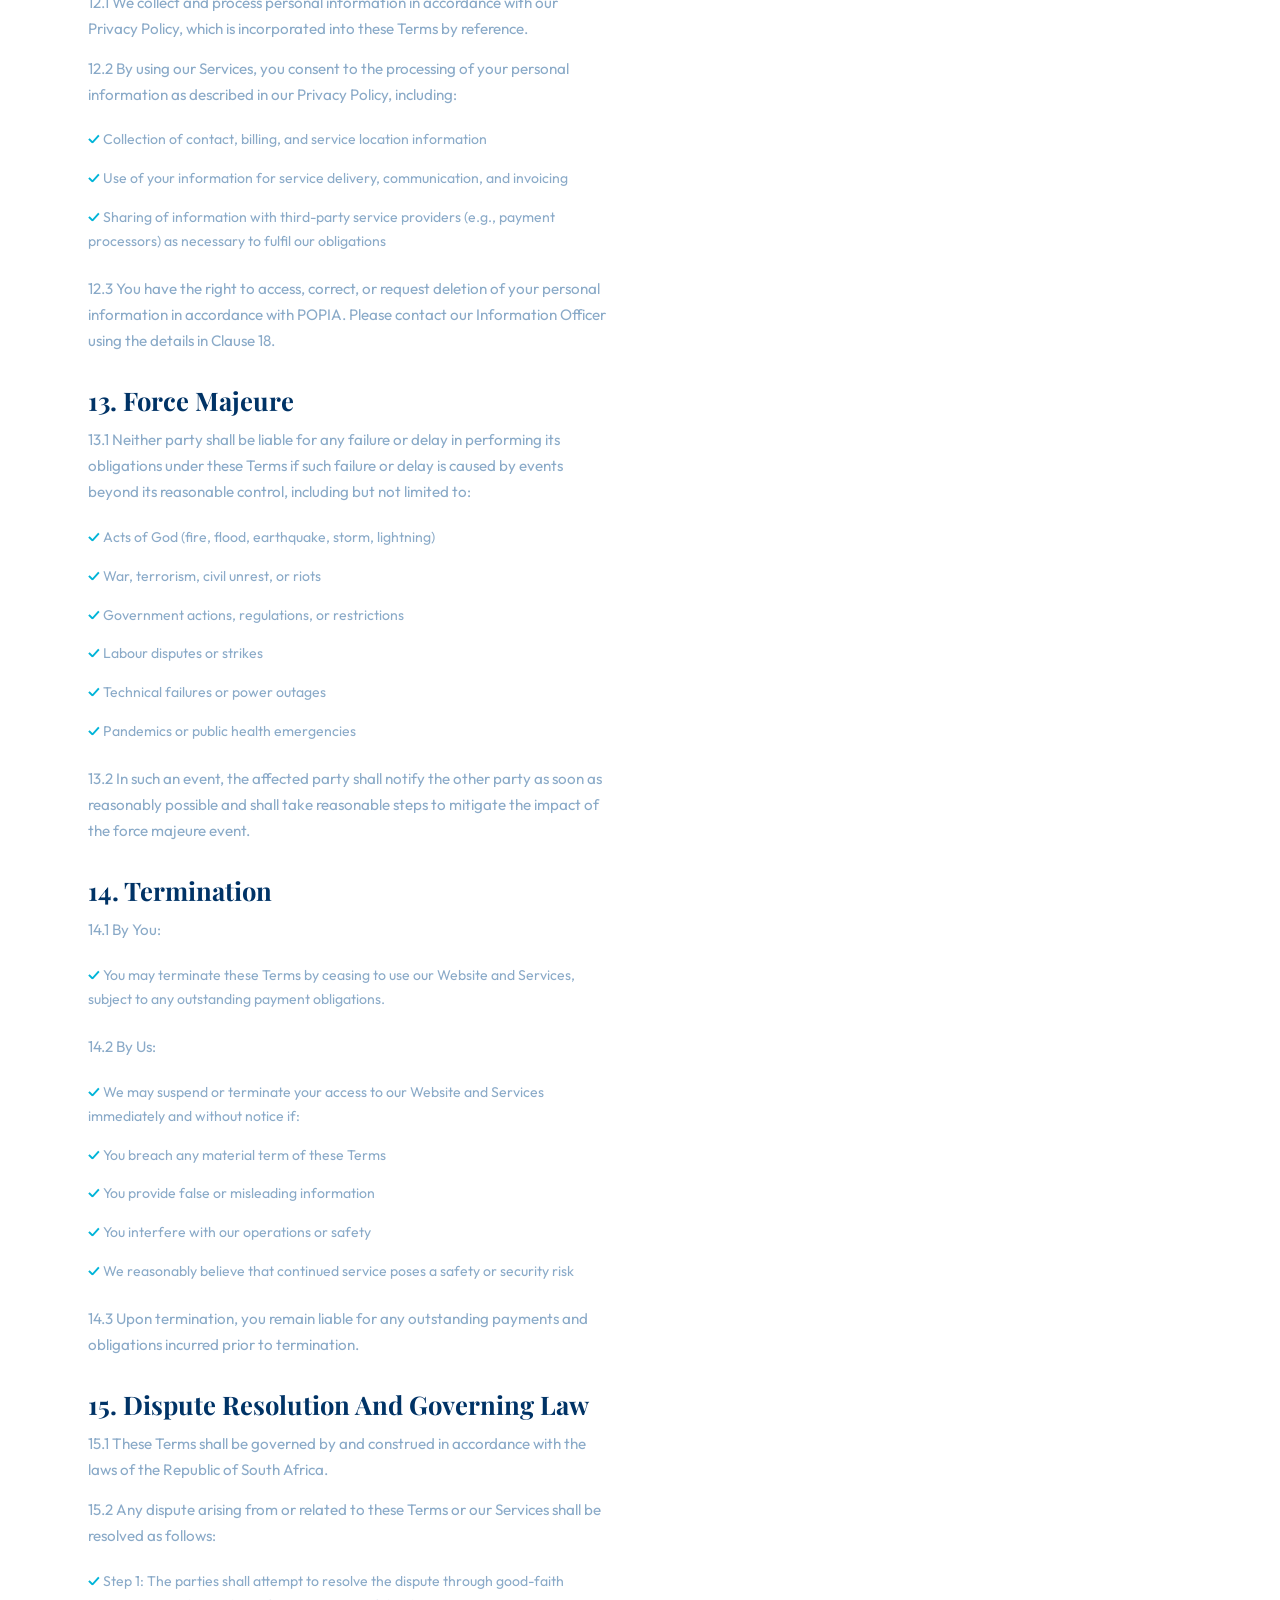
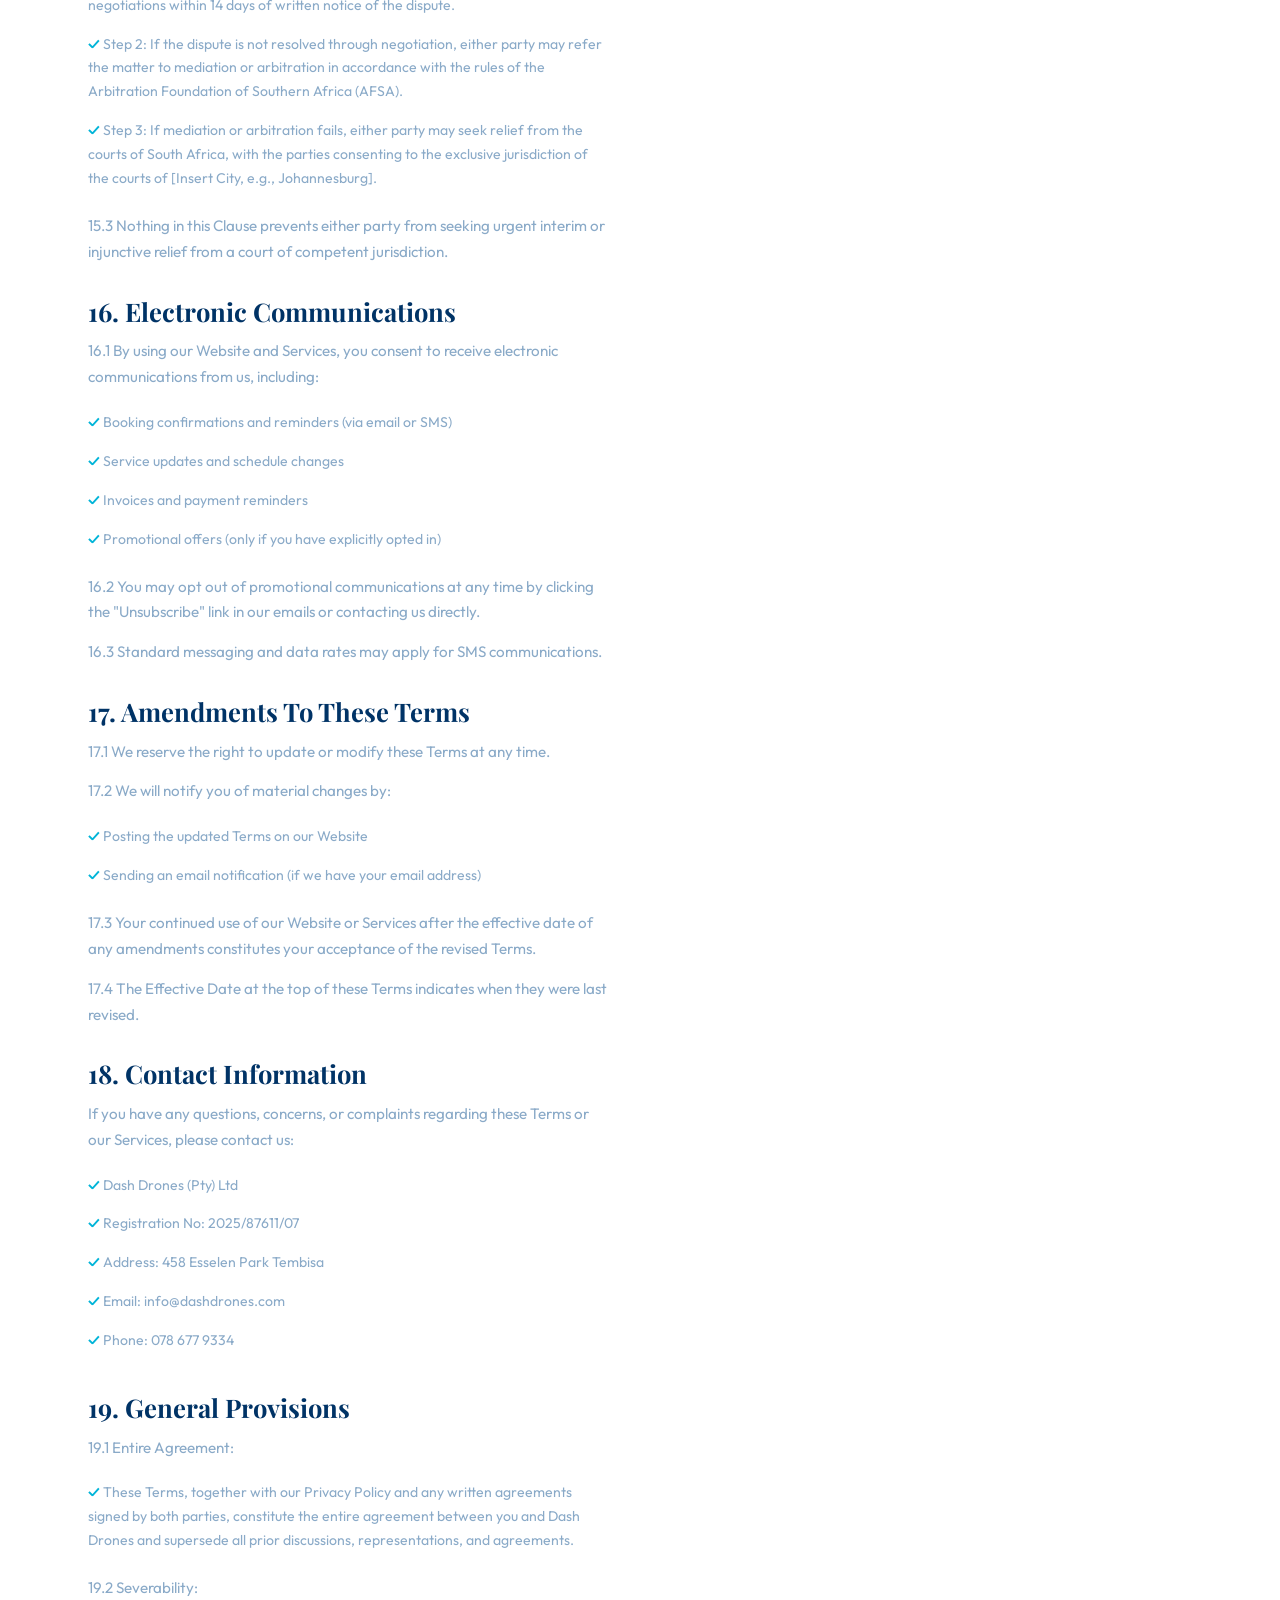
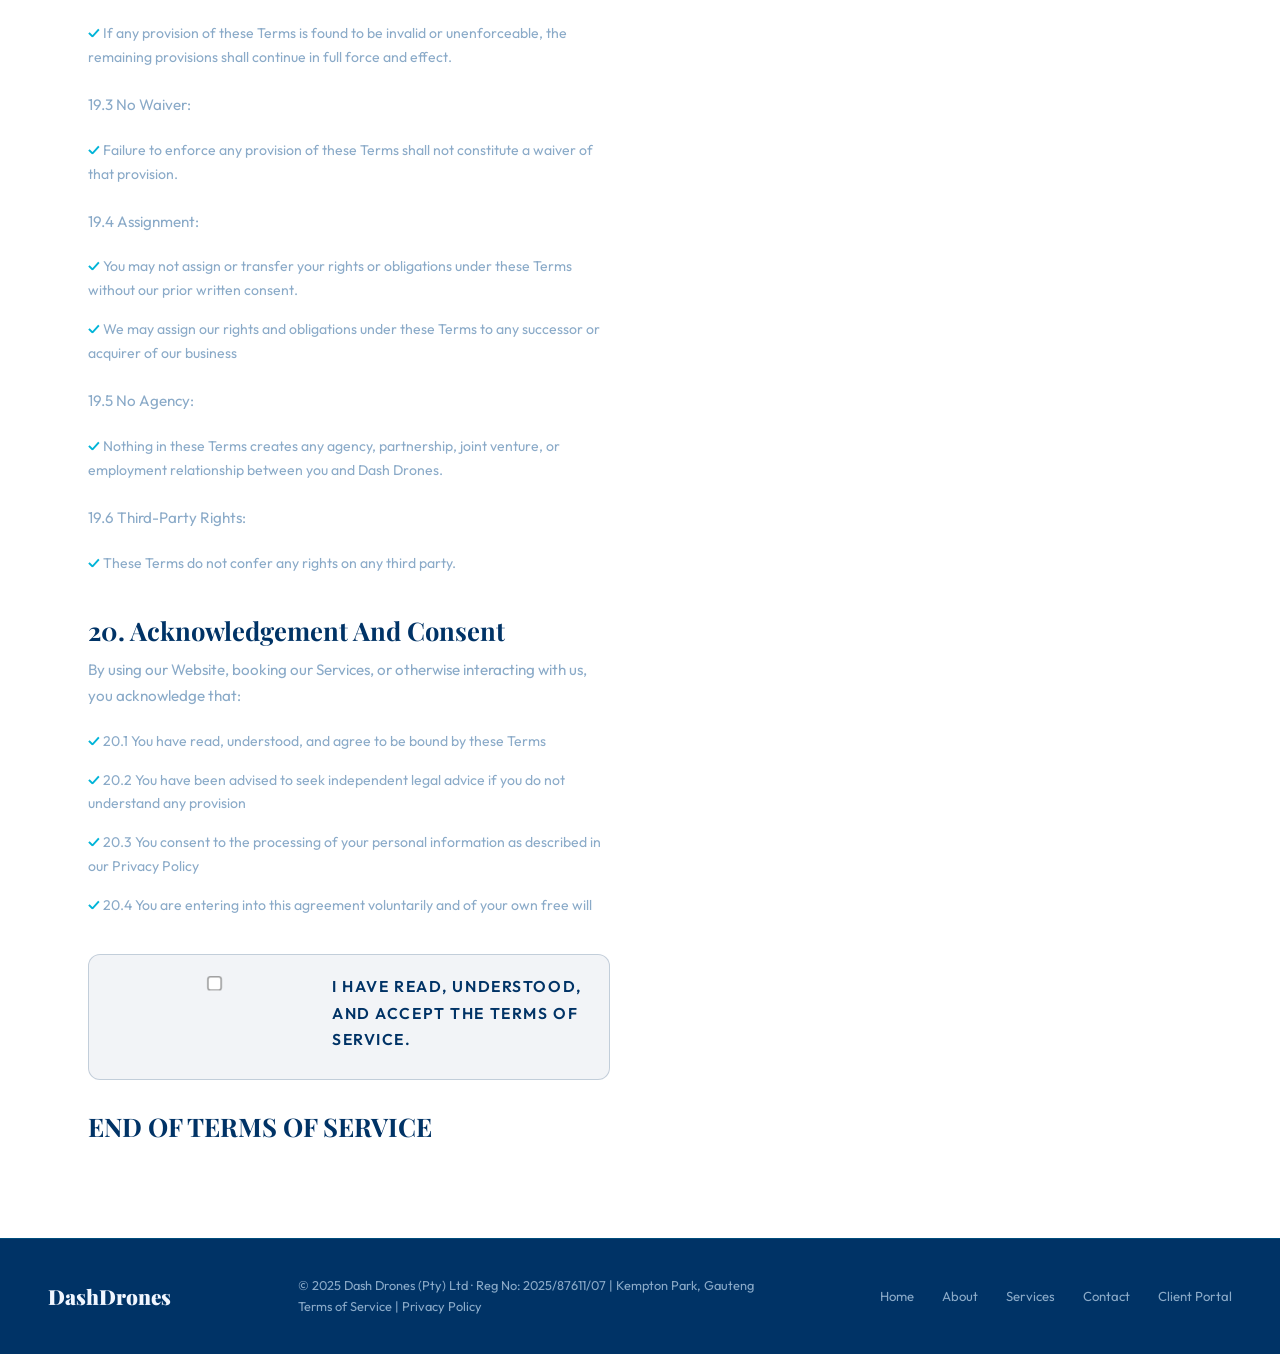
<file: terms-of-service.html>
<!doctype html>
<html lang="en">
  <head>
    <meta charset="UTF-8" />
    <meta name="viewport" content="width=device-width, initial-scale=1.0" />
    <title>Terms of Service – Dash Drones Window Cleaning</title>
    <link
      href="https://fonts.googleapis.com/css2?family=Playfair+Display:wght@700;900&family=Outfit:wght@300;400;500;600&display=swap"
      rel="stylesheet"
    />
    <link rel="stylesheet" href="CSS/style.css" />
  </head>
  <body>
    <nav>
      <a class="nav-logo" href="index.html">Dash<span></span>Drones</a>
      <ul class="nav-links">
        <li><a href="index.html">Home</a></li>
        <li><a href="about.html">About Us</a></li>
        <li><a href="services.html">Services</a></li>
        <li><a href="contact.html">Contact</a></li>
        <li><a href="client-portal.html">Client Portal</a></li>
      </ul>
      <a class="nav-cta" href="contact.html">Book a Clean</a>
    </nav>

    <div class="page-wrapper">
      <section class="about-hero">
        <p class="eyebrow">Legal</p>
        <h1>Terms of Service</h1>
        <p>
          These terms govern your use of our website and services. By accessing or using our site, you agree to be bound by these terms.
        </p>
      </section>

      <div class="about-body">
        <div class="about-text">
          <h2 style="color: #003366">1. Introduction and Acceptance of Terms</h2>
          <p>
            1.1 These Terms of Service ("Terms") govern your access to and use of our website, [Insert Website URL] 
            ("Website"), and the drone-powered window cleaning and facade cleaning services 
            ("Services") provided by Dash Drones (Pty) Ltd ("Dash Drones", "we", "us", or "our").
          </p>

          <p>
            1.2 By accessing or using our Website or Services, you agree to be bound by these Terms. 
            If you do not agree to these Terms, please do not use our Website or Services.
          </p>

          <p>
            1.3 These Terms form a legally binding agreement between you and Dash Drones and 
            are governed by the laws of the Republic of South Africa.
          </p>

          <p>
            1.4 These Terms should be read together with our Privacy Policy, which explains how we collect, use, 
            and protect your personal information in compliance with the Protection of Personal Information Act, 2013 (POPIA).
          </p>


          <h2 style="color: #003366">2. Eligibility</h2>
          <p>By using our Website and Services, you confirm that:</p>

          <p>
            2.1 You must be at least 18 years old to use our Website or Services. By using our Website or Services, 
            you represent and warrant that you are at least 18 years of age and have the legal capacity to enter into these Terms.
          </p>

          <p>
            2.2 If you are using our Services on behalf of a company or other legal entity, you represent and warrant that 
            you have the authority to bind that entity to these Terms.
          </p>

          <p>
            2.3 You are providing accurate, complete, and truthful information in all your dealings with us.
          </p>

          <p>
            2.4 You are not using our Services for any unlawful, fraudulent, or unauthorised purpose.
          </p>


          <h2 style="color: #003366">3. Service Provided</h2>
          <p>
            3.1 Dash Drones provides drone-powered exterior cleaning services, including but not limited to:
            <ul class="pricing-list">
                <li>Window and facade cleaning for commercial office towers, shopping centres, residential estates, hotels, and industrial facilities</li>
                <li>High-pressure cleaning using tethered drone technology with eco-friendly cleaning agents and purified water</li>
                <li>Facade inspection and reporting services</li>
                <li>Any additional services as agreed upon in writing</li>
            </ul>
          </p>

          <p>
            3.2 Our Services are designed for exterior surfaces only and exclude interior cleaning.
          </p>

          <p>
            3.3 Service limitations may apply based on:
            <ul class="pricing-list">
            <li>Weather conditions (high wind, rain, lightning, low visibility)</li>
            <li>Physical barriers or site accessibility</li>
            <li>Safety concerns or regulatory restrictions (SACAA flight restrictions)</li>
            <li>Building surface material, age, or pre-existing damage</li>
            </ul>
          </p>

          <h2 style="color: #003366">4. Bookings and Confirmations</h2>
          <p>
            4.1 Bookings may be made through our Website, by phone, by email, or in person.
          </p>

          <p>
            4.2 All bookings are subject to availability and confirmation by Dash Drones.
          </p>

          <p>
            4.3 A booking is confirmed only when you receive written confirmation from us 
            (via email or SMS) specifying the date, time, scope of work, and quoted price.
          </p>
          
          <p> 
            4.4 You must provide accurate contact, billing, and service location information at the time of booking.
        </p>

            <h2 style="color: #003366">5. Pricing and Payment</h2>
        <p>
            5.1 Pricing:
          <ul class="pricing-list">
            <li>Pricing is provided at the time of booking and is based on factors including building height, surface area, soil level, location, and scope of work.</li>
            <li>All prices are quoted in South African Rand (ZAR) and are exclusive of Value-Added Tax (VAT) unless otherwise stated.</li>
            <li>We reserve the right to adjust pricing for additional work not included in the original scope.</li>
          </ul>
        </p>

        <p>
            5.2 Payment Terms:
           <ul class="pricing-list">
            <li>Payment is due within 15 days of invoice date unless otherwise agreed in writing</li>
            <li>We accept payment via electronic funds transfer (EFT), credit/debit card, or other methods as specified on your invoice.</li>
            <li>Invoices not paid within the specified period may incur late payment penalties at a rate of [X]% per month or the maximum rate permitted by South African law.</li>
          </ul>
        </p>

        <p>
            5.3 Deposits:
            <ul class="pricing-list">
            <li>For large or recurring contracts, we may require a deposit of up to [X]% of the total contract value before work commences.</li>
            <li>Deposits are non-refundable unless we cancel the Service.</li>
            </ul>
        </p>

        <h2 style="color: #003366">6. Customer Responsibilities</h2>
        <p>As a condition of using our Services, you agree to:</p>

        <p>
            6.1 Provide Access:
            <ul class="pricing-list">
            <li>Ensure that the property is accessible and safe for drone operation during the scheduled service</li>
            <li>Provide clear access to the areas to be cleaned, including rooftop or ground-level space for the tether station and equipment.</li>
            <li>Inform us of any known hazards, obstructions, or restricted areas on the property.</li>
          </ul>
        </p>

          <p>
            6.2 Site Preparation:
            <ul class="pricing-list">
            <li>Remove or secure any loose objects, furniture, or equipment from the cleaning area.</li>
            <li>Advise tenants, staff, or residents of the scheduled service and any temporary restrictions.</li>
          </ul>
        </p>

          <p>
            6.3 Not Interfere with Drone Operations:
            <ul class="pricing-list">
            <li>Do not interfere with the drone's operation or attempt to control the drone during the service.</li>
            <li>Ensure that the area is clear of any individuals or obstacles that may pose a risk to the drone or its operation.</li>
          </ul>
        </p>

          <p>
            6.4 Provide Accurate Information:
            <ul class="pricing-list">
            <li>Provide accurate information regarding the property, including height, surface area, and any
          </p>

          <h2 style="color: #003366">7. Service Guarantee and Rectification</h2>
          <p> 7.1 Satisfaction Guarantee:
            <ul class="pricing-list">
            <li>If you are not satisfied with the quality of our cleaning Service,
                 you must notify us in writing within 7 days of service completion.</li>
            <li>We will, at our discretion, either:
                <ul class="pricing-list">
                <li>Re-clean the affected areas at no additional cost, or</li>
                <li>Provide a partial refund commensurate with the unsatisfactory work.</li>
                </ul>
            </li>
          </p>
        
          <p> 7.2 Limitations:
            <ul class="pricing-list">
            <li>Our guarantee does not apply to:</li>
            <li>Pre-existing damage to building surfaces (cracks, chips, etching, or discoloration)</li>
            <li>Surfaces that cannot be safely reached due to physical barriers or regulatory restrictions</li>
            <li>Results affected by weather conditions after our Service (e.g., rain, dust storms)</li>
          </ul>
          </p>

          <p> 7.3 Our guarantee is void if you interfere with or modify the cleaned surfaces after our Service.
          </p>

          <h2 style="color: #003366">8. Cancellation and Rescheduling</h2>
          <p>
            8.1 By You:
            <ul class="pricing-list">
            <li>You may cancel or reschedule a booking by providing written notice:
                <ul class="pricing-list">
                <li>48 hours or more before the scheduled service: No cancellation fee.</li>
                <li>Less than 48 hours before the scheduled service: 50% of the quoted price becomes payable.</li>
                <li>Less than 24 hours before the scheduled service: 100% of the quoted price becomes payable.</li>
                </ul>

        <p>
            8.2 By Us:
            <ul class="pricing-list">
            <li>We reserve the right to cancel or reschedule a Service due to:
                <ul class="pricing-list">
                <li>Unsafe weather conditions (high wind, rain, lightning, low visibility)</li>
                <li>Equipment failure or technical issues</li>
                <li>Safety or security concerns</li>
                <li>Force majeure events (see Clause 13)</li>
                </ul>
            <ul class="pricing-list">
            <li> In such cases, we will offer you the earliest available rescheduled date or a full refund of any deposit paid.</li>
            </ul>
        </p>

        <h2 style="color: #003366">9. Limitation of Liability</h2>

        <p> 
            9.1 To the maximum extent permitted by law, Dash Drones shall not be liable for:
            <ul class="pricing-list">
            <li>Any indirect, incidental, special, or consequential damages arising from or related to our Services</li>
            <li>Damage caused by pre-existing conditions on the property (e.g., structural damage, loose fittings, weak roofing, deteriorating sealants)</li>
            <li>Loss of profits, revenue, or business opportunities</li>
            <li>Injury or damage caused by third parties not under our control</li>
            <li>Any unauthorised use of your personal information by third parties</li>
            </ul>

        <p>
            9.2 Total Liability:
            <ul class="pricing-list">
            <li>Our total liability to you for any claim arising from or related to these Terms or our Services shall not exceed the total amount paid by you for the specific Service giving rise to the claim.</li>
        </p>

        <p>
            9.3 You acknowledge that drone cleaning technology, while highly effective, may not achieve perfect results on all surfaces, 
            and that outcomes may vary based on building surface material, age, and previous damage.
        </p>

        <h2 style="color: #003366">10. Indemnity</h2>
        <p>
            You agree to indemnify, defend, and hold harmless Dash Drones, its directors, employees, agents, 
            and subcontractors from and against any and all claims, damages, losses, liabilities, costs, and expenses (including reasonable legal fees) arising from or related to:
            <ul class="pricing-list">
            <li>10.1 Your breach of these Terms</li>
            <li>10.2 Your negligence or wilful misconduct</li>
            <li>10.3 Your failure to provide accurate information or safe access</li>
            <li>10.4 Any claims by third parties (including tenants, visitors, or contractors) arising from your use of our Services</li>
            </ul>

        <h2 style="color: #003366">11. Intellectual Property</h2>
        <p>
            11.1 All content on our Website, including but not limited to logos, images, text, videos, graphics, and software, 
            is the property of Dash Drones or its licensors and is protected by South African and international intellectual property laws.
        </p>

        <p>
            11.2 You may not:
            <ul class="pricing-list">
            <li>Reproduce, distribute, modify, or create derivative works from our content without our prior written consent</li>
            <li>Use our trademarks, logos, or brand names without our permission</li>
            <li>Frame or embed our Website content on other websites without our express written consent</li>
            </ul>
        </p>

        <p>
            11.3 Any intellectual property developed by us in the course of providing our Services 
            (including cleaning methods, flight paths, and inspection reports) remains our exclusive property.
        </p>

        <h2 style="color: #003366">12. Privacy And Data Protection</h2>
        <p>
            12.1 We collect and process personal information in accordance with our Privacy Policy, which is incorporated into these Terms by reference.
        </p>

        <p>
            12.2 By using our Services, you consent to the processing of your personal information as described in our Privacy Policy, including:
            <ul class="pricing-list">
            <li>Collection of contact, billing, and service location information</li>
            <li>Use of your information for service delivery, communication, and invoicing</li>
            <li>Sharing of information with third-party service providers (e.g., payment processors) as necessary to fulfil our obligations</li>
            </ul>
        </p>
    
        <p>
            12.3 You have the right to access, correct, or request deletion of your personal information in accordance with POPIA. 
            Please contact our Information Officer using the details in Clause 18.
        </p>

        <h2 style="color: #003366">13. Force Majeure</h2>
        <p>
            13.1 Neither party shall be liable for any failure or delay in performing its obligations under these 
            Terms if such failure or delay is caused by events beyond its reasonable control, including but not limited to:
            <ul class="pricing-list">
            <li>Acts of God (fire, flood, earthquake, storm, lightning)</li>
            <li>War, terrorism, civil unrest, or riots</li>
            <li>Government actions, regulations, or restrictions</li>
            <li>Labour disputes or strikes</li>
            <li>Technical failures or power outages</li>
            <li>Pandemics or public health emergencies</li>
            </ul>
        </p>

        <p>
            13.2 In such an event, the affected party shall notify the other party as soon as reasonably possible and 
            shall take reasonable steps to mitigate the impact of the force majeure event.
        </p>

        <h2 style="color: #003366;">14. Termination</h2>
        <p>
            14.1 By You:
            <ul class="pricing-list">
                <li>You may terminate these Terms by ceasing to use our Website and Services, subject to any outstanding payment obligations.</li>
            </ul>
        </p>

        <p>
            14.2 By Us:
            <ul class="pricing-list">
                <li>We may suspend or terminate your access to our Website and Services immediately and without notice if:</li>
                <li>You breach any material term of these Terms</li>
                <li>You provide false or misleading information</li>
                <li>You interfere with our operations or safety</li>
                <li>We reasonably believe that continued service poses a safety or security risk</li>
            </ul>
        </p>

        <p>
            14.3  Upon termination, you remain liable for any outstanding payments and obligations incurred prior to termination.
        </p>

        <h2 style="color: #003366">15. Dispute Resolution And Governing Law</h2>
        <p>
            15.1 These Terms shall be governed by and construed in accordance with the laws of the Republic of South Africa.
        </p>

        <p>
            15.2 Any dispute arising from or related to these Terms or our Services shall be resolved as follows:
            <ul class="pricing-list">
            <li>Step 1: The parties shall attempt to resolve the dispute through good-faith negotiations within 14 days of written notice of the dispute.</li>
            <li>Step 2: If the dispute is not resolved through negotiation, either party may refer the matter to mediation or arbitration in accordance with the rules of the Arbitration Foundation of Southern Africa (AFSA).</li>
            <li>Step 3: If mediation or arbitration fails, either party may seek relief from the courts of South Africa, with the parties consenting to the exclusive jurisdiction of the courts of [Insert City, e.g., Johannesburg].</li>
        </p>

        <p>
            15.3 Nothing in this Clause prevents either party from seeking urgent interim or injunctive relief from a court of competent jurisdiction.
        </p>

        <h2 style="color: #003366">16. Electronic Communications</h2>
        <p>
            16.1  By using our Website and Services, you consent to receive electronic communications from us, including:
            <ul class="pricing-list">
            <li>Booking confirmations and reminders (via email or SMS)</li>
            <li>Service updates and schedule changes</li>
            <li>Invoices and payment reminders</li>
            <li>Promotional offers (only if you have explicitly opted in)</li>
            </ul>
        </p>

        <p>
            16.2 You may opt out of promotional communications at any time by clicking the "Unsubscribe" link in our emails or contacting us directly.
        </p>

        <p>
            16.3 Standard messaging and data rates may apply for SMS communications.
        </p>

        <h2 style="color: #003366">17. Amendments To These Terms</h2>
        <p> 
            17.1 We reserve the right to update or modify these Terms at any time.
        </p>

        <p>
            17.2 We will notify you of material changes by:
            <ul class="pricing-list">
            <li>Posting the updated Terms on our Website</li>
            <li>Sending an email notification (if we have your email address)</li>
            </ul>   
        </p>

        <p>
            17.3 Your continued use of our Website or Services after the effective date of any amendments constitutes your acceptance of the revised Terms.
        </p>

        <p>
            17.4 The Effective Date at the top of these Terms indicates when they were last revised.
        </p>

        <h2 style="color: #003366">18. Contact Information</h2>
        <p>
            If you have any questions, concerns, or complaints regarding these Terms or our Services, please contact us:
            <ul class="pricing-list">
            <li>Dash Drones (Pty) Ltd</li>
            <li>Registration No: 2025/87611/07</li>
            <li>Address: 458 Esselen Park Tembisa</li>
            <li>Email: info@dashdrones.com</li>
            <li>Phone: 078 677 9334</li>
            </ul>
        </p>

        <h2 style="color: #003366">19. General Provisions</h2>
        <p>
            19.1  Entire Agreement:
            <ul class="pricing-list">
            <li>These Terms, together with our Privacy Policy and any written agreements 
            signed by both parties, constitute the entire agreement between you and Dash Drones and supersede all prior discussions, representations, and agreements.</li>
            </ul>
        </p>

        <p>
            19.2 Severability:
            <ul class="pricing-list">
            <li>If any provision of these Terms is found to be invalid or unenforceable, the remaining provisions shall continue in full force and effect.</li>
            </ul>
        </p>

        <p>
            19.3 No Waiver:
            <ul class="pricing-list">
            <li>Failure to enforce any provision of these Terms shall not constitute a waiver of that provision.</li>
            </ul>
        </p>

        <p>
            19.4 Assignment:
            <ul class="pricing-list">
            <li>You may not assign or transfer your rights or obligations under these Terms without our prior written consent.</li>
            <li>We may assign our rights and obligations under these Terms to any successor or acquirer of our business</li>
            </ul>
        </p>

        <p>
            19.5 No Agency:
            <ul class="pricing-list">
            <li>Nothing in these Terms creates any agency, partnership, joint venture, or employment relationship between you and Dash Drones.</li>
            </ul>
        </p>

        <p>
            19.6 Third-Party Rights:
            <ul class="pricing-list">
            <li>These Terms do not confer any rights on any third party.</li>
            </ul>
        </p>

        <h2 style="color: #003366">20. Acknowledgement And Consent</h2>
        <p>
            By using our Website, booking our Services, or otherwise interacting with us, you acknowledge that:
            <ul class="pricing-list">
            <li>20.1 You have read, understood, and agree to be bound by these Terms</li>
            <li>20.2 You have been advised to seek independent legal advice if you do not understand any provision</li>
            <li>20.3 You consent to the processing of your personal information as described in our Privacy Policy</li>
            <li>20.4 You are entering into this agreement voluntarily and of your own free will</li>
            </ul>
        </p>

        <div style="margin: 28px 0 18px; padding: 18px 20px; border: 1px solid rgba(0, 51, 102, 0.2); border-radius: 12px; background: rgba(0, 51, 102, 0.05);">
          <label style="display: flex; align-items: flex-start; gap: 12px; font-size: 0.98rem; color: #003366; cursor: pointer;">
            <input type="checkbox" style="margin-top: 4px; transform: scale(1.1);" />
            <span>I have read, understood, and accept the Terms of Service.</span>
          </label>
        </div>

        <h2 style="color: #003366">END OF TERMS OF SERVICE</h2>

        
            




        </div>
      </div>
    </div>

    <footer style="background-color: #003366">
      <a class="footer-brand" href="index.html">Dash<span></span>Drones</a>
      <p class="footer-copy">
        &copy; 2025 Dash Drones (Pty) Ltd &middot; Reg No: 2025/87611/07 |
        Kempton Park, Gauteng

        <br>
        <a href="terms-of-service.html">Terms of Service</a> | 
        <a href="privacy-policy.html">Privacy Policy</a>

      </p>
      <div class="footer-links">
        <a href="index.html">Home</a>
        <a href="about.html">About</a>
        <a href="services.html">Services</a>
        <a href="contact.html">Contact</a>
        <a href="client-portal.php">Client Portal</a>
      </div>
    </footer>
  </body>
</html>
</file>
<file: CSS/style.css>
/* ═══════════════════════════════════════════════
   DASH DRONES – WINDOW CLEANING
   Global Stylesheet
   Fonts: Playfair Display (display) + Outfit (body)
═══════════════════════════════════════════════ */

:root {
  --navy:    #0b1628;
  --navy2:   #0f2040;
  --navy3:   #162d55;
  --sky:     #1a78c2;
  --cyan:    #00b4d8;
  --cyan2:   #90e0ef;
  --white:   #f0f6ff;
  --muted:   #8aaac8;
  --gold:    #f0b429;
  --card-bg: rgba(255,255,255,0.04);
  --border:  rgba(0,180,216,0.2);
  --radius:  16px;
  --shadow:  0 12px 48px rgba(0,0,0,0.35);
}

/* ── RESET ─────────────────────────────────── */
*, *::before, *::after { box-sizing: border-box; margin: 0; padding: 0; }
html { scroll-behavior: smooth; }

body {
  background: light blue;
  color: light blue;
  font-family: 'Outfit', sans-serif;
  font-weight: 400;
  line-height: 1.7;
  overflow-x: hidden;
}

body::before {
  content: '';
  position: fixed; inset: 0;
  background:
    radial-gradient(ellipse 70% 50% at 50% 0%, rgba(0,180,216,0.12) 0%, transparent 65%),
    radial-gradient(ellipse 40% 60% at 100% 80%, rgba(26,120,194,0.08) 0%, transparent 55%);
  pointer-events: none;
  z-index: 0;
}

img { max-width: 100%; display: block; }
a { text-decoration: none; color: inherit; }
ul { list-style: none; }

/* ── PAGE WRAPPER ───────────────────────────── */
.page-wrapper { position: relative; z-index: 1; }

/* ── TYPOGRAPHY ─────────────────────────────── */
h1, h2, h3, h4 { font-family: 'Playfair Display', serif; line-height: 1.15; }
h1 { font-size: clamp(2.4rem, 5.5vw, 4.2rem); font-weight: 900; }
h2 { font-size: clamp(1.9rem, 3.5vw, 3rem); font-weight: 700; }
h3 { font-size: 1.3rem; font-weight: 700; }
h4 { font-size: 1.05rem; font-weight: 700; }
em { font-style: italic; color: var(--cyan); }
strong { font-weight: 600; }

.eyebrow {
  font-family: 'Outfit', sans-serif;
  font-size: 0.78rem;
  font-weight: 600;
  letter-spacing: 0.2em;
  text-transform: uppercase;
  color: var(--cyan);
  margin-bottom: 14px;
}

/* ═══════════════════════════════════════════════
   NAVIGATION
═══════════════════════════════════════════════ */
nav {
  position: sticky; top: 0; z-index: 100;
  display: flex; align-items: center; justify-content: space-between;
  padding: 0 48px;
  height: 68px;
  background: rgba(11,22,40,0.85);
  backdrop-filter: blur(18px);
  border-bottom: 1px solid var(--border);
}

.nav-logo {
  font-family: 'Playfair Display', serif;
  font-size: 1.5rem; font-weight: 900;
  color: var(--white);
  letter-spacing: -0.02em;
}
.nav-logo span { color: var(--cyan); }
.nav-logo sub { font-size: 0.55rem; color: var(--muted); vertical-align: sub; margin-left: 4px; font-family: 'Outfit', sans-serif; font-weight: 400; }

.nav-links { display: flex; gap: 36px; }
.nav-links a {
  font-size: 0.88rem; font-weight: 500; letter-spacing: 0.04em;
  color: var(--muted); transition: color 0.2s;
}
.nav-links a:hover, .nav-links a.active { color: var(--white); }
.nav-links a.active { border-bottom: 2px solid var(--cyan); padding-bottom: 2px; }

.nav-cta {
  background: linear-gradient(135deg, var(--sky), var(--cyan));
  color: #fff; font-size: 0.85rem; font-weight: 600;
  padding: 10px 24px; border-radius: 50px;
  transition: transform 0.2s, box-shadow 0.2s;
  box-shadow: 0 4px 18px rgba(0,180,216,0.25);
}
.nav-cta:hover { transform: translateY(-2px); box-shadow: 0 8px 28px rgba(0,180,216,0.38); }

/* ═══════════════════════════════════════════════
   HERO – HOME
═══════════════════════════════════════════════ */
.hero {
  position: relative;
  min-height: 92vh;
  display: flex; align-items: center;
  padding: 80px 48px 60px;
  overflow: hidden;
}

.hero-bubbles { position: absolute; inset: 0; pointer-events: none; }
.bubble {
  position: absolute; border-radius: 50%;
  background: radial-gradient(circle, rgba(0,180,216,0.18), transparent 70%);
  animation: pulse 6s ease-in-out infinite;
}
.b1 { width: 500px; height: 500px; top: -100px; right: -100px; animation-delay: 0s; }
.b2 { width: 300px; height: 300px; bottom: 0; left: 10%; animation-delay: 1.5s; }
.b3 { width: 200px; height: 200px; top: 30%; right: 20%; animation-delay: 3s; }
.b4 { width: 150px; height: 150px; top: 10%; left: 5%; animation-delay: 2s; }
.b5 { width: 100px; height: 100px; bottom: 15%; right: 5%; animation-delay: 4s; }
.b6 { width: 80px; height: 80px; top: 50%; left: 40%; animation-delay: 0.5s; }

@keyframes pulse {
  0%, 100% { transform: scale(1); opacity: 0.6; }
  50%       { transform: scale(1.08); opacity: 1; }
}

.window-deco {
  position: absolute; right: 6%; top: 50%; transform: translateY(-50%);
  width: 340px; height: 420px;
  border: 2px solid rgba(0,180,216,0.25);
  border-radius: 24px;
  background: linear-gradient(145deg, rgba(0,180,216,0.06), rgba(26,120,194,0.03));
  box-shadow: 0 0 80px rgba(0,180,216,0.1), inset 0 0 60px rgba(0,180,216,0.04);
}
.window-deco::before {
  content: '';
  position: absolute; top: 50%; left: 0; right: 0; height: 2px;
  background: rgba(0,180,216,0.15); transform: translateY(-50%);
}
.window-deco::after {
  content: '';
  position: absolute; left: 50%; top: 0; bottom: 0; width: 2px;
  background: rgba(0,180,216,0.15); transform: translateX(-50%);
}

.hero-content { position: relative; z-index: 2; max-width: 640px; }
.hero-eyebrow {
  display: inline-block;
  font-size: 0.78rem; font-weight: 600; letter-spacing: 0.18em;
  text-transform: uppercase; color: var(--cyan);
  background: rgba(0,180,216,0.1); border: 1px solid var(--border);
  padding: 7px 18px; border-radius: 50px;
  margin-bottom: 24px;
}

.hero-content h1 { margin-bottom: 22px; }
.hero-content p { color: var(--muted); font-size: 1.05rem; max-width: 520px; margin-bottom: 38px; }

.hero-btns { display: flex; gap: 16px; flex-wrap: wrap; }

.btn-primary {
  background: linear-gradient(135deg, var(--sky), var(--cyan));
  color: #fff; font-weight: 600; font-size: 0.95rem;
  padding: 15px 34px; border-radius: 50px;
  box-shadow: 0 8px 28px rgba(0,180,216,0.3);
  transition: transform 0.2s, box-shadow 0.2s;
}
.btn-primary:hover { transform: translateY(-2px); box-shadow: 0 12px 36px rgba(0,180,216,0.42); }

.btn-outline {
  background: transparent;
  border: 2px solid var(--border);
  color: var(--white); font-weight: 600; font-size: 0.95rem;
  padding: 13px 34px; border-radius: 50px;
  transition: border-color 0.2s, background 0.2s;
}
.btn-outline:hover { border-color: var(--cyan); background: rgba(0,180,216,0.08); }

.hero-spray {
  position: absolute; right: 8%; top: 55%; transform: translateY(-50%);
  font-size: 0.85rem; color: var(--cyan2); z-index: 2;
  animation: float 3s ease-in-out infinite;
}
@keyframes float { 0%,100%{transform:translateY(-50%) translateX(0)} 50%{transform:translateY(-55%) translateX(6px)} }

/* ── STATS BAR ───────────────────────────────── */
.stats-bar {
  position: relative; z-index: 1;
  display: flex; justify-content: center; gap: 0;
  background: var(--card-bg); border-top: 1px solid var(--border); border-bottom: 1px solid var(--border);
  padding: 32px 0;
}
.stat-item {
  text-align: center;
  padding: 0 52px;
  border-right: 1px solid var(--border);
}
.stat-item:last-child { border-right: none; }
.stat-num { font-family: 'Playfair Display', serif; font-size: 2.4rem; font-weight: 900; color: var(--cyan); }
.stat-label { font-size: 0.82rem; color: var(--muted); letter-spacing: 0.06em; margin-top: 4px; }

/* ── FEATURES ────────────────────────────────── */
.features-section {
  padding: 100px 48px;
  text-align: center;
}
.section-title { margin-bottom: 14px; }
.section-sub { color: var(--muted); max-width: 580px; margin: 0 auto 56px; font-size: 0.95rem; }

.features-grid {
  display: grid;
  grid-template-columns: repeat(3, 1fr);
  gap: 24px;
  max-width: 1100px;
  margin: 0 auto;
}
.feature-card {
  background: var(--card-bg); border: 1px solid var(--border);
  border-radius: var(--radius); padding: 36px 28px;
  text-align: left; transition: transform 0.2s, border-color 0.2s;
}
.feature-card:hover { transform: translateY(-4px); border-color: var(--cyan); }
.feature-card img { margin-bottom: 20px; border-radius: 10px; object-fit: cover; }
.feature-card h3 { margin-bottom: 12px; font-size: 1.15rem; }
.feature-card p { color: var(--muted); font-size: 0.9rem; }

/* ═══════════════════════════════════════════════
   HERO BANNERS (About / Services / Contact)
═══════════════════════════════════════════════ */
.about-hero, .services-hero, .contact-hero {
  padding: 100px 48px 70px;
  max-width: 860px;
  animation: fadeUp 0.7s ease both;
}
.about-hero h1, .services-hero h1, .contact-hero h1 { margin-bottom: 18px; }
.about-hero p, .services-hero p, .contact-hero p { color: var(--muted); font-size: 1rem; max-width: 640px; }

/* ═══════════════════════════════════════════════
   ABOUT PAGE
═══════════════════════════════════════════════ */
.about-body {
  display: grid; grid-template-columns: 1fr 1fr;
  gap: 60px; padding: 60px 48px;
  max-width: 1200px; margin: 0 auto;
}
.about-text h2 { font-size: 1.6rem; margin: 32px 0 12px; color: var(--cyan2); }
.about-text h2:first-child { margin-top: 0; }
.about-text p { color: var(--muted); margin-bottom: 14px; font-size: 0.95rem; }
.about-text strong { color: var(--white); }

.about-values h2 { font-size: 1.6rem; margin-bottom: 24px; color: var(--cyan2); }
.value-card {
  background: var(--card-bg); border: 1px solid var(--border);
  border-radius: var(--radius); padding: 24px 26px; margin-bottom: 16px;
  transition: border-color 0.2s;
}
.value-card:hover { border-color: var(--cyan); }
.value-card h4 { color: var(--cyan); margin-bottom: 8px; font-size: 1rem; letter-spacing: 0.04em; }
.value-card p { color: var(--muted); font-size: 0.88rem; }

/* ── ORG CHART ───────────────────────────────── */
.org-section { padding: 80px 48px; text-align: center; }
.org-section .section-title { margin: 10px 0; }
.org-section .section-sub { color: var(--muted); margin-bottom: 56px; }

.org-tree { display: flex; flex-direction: column; align-items: center; }

.org-card {
  padding: 18px 36px; border-radius: 12px;
  border: 1px solid var(--border); background: var(--card-bg);
  min-width: 240px; text-align: center;
  transition: border-color 0.2s;
}
.org-card:hover { border-color: var(--cyan); }
.org-card.board { background: rgba(0,180,216,0.08); }
.org-card.ceo   { background: rgba(26,120,194,0.14); border-color: rgba(0,180,216,0.4); }
.org-card.biz   { background: rgba(0,180,216,0.06); }

.org-name { font-family: 'Playfair Display', serif; font-size: 1.05rem; font-weight: 700; }
.org-role { font-size: 0.78rem; color: var(--muted); margin-top: 4px; }

.org-line { width: 2px; height: 32px; background: var(--border); }

.dept-label {
  font-size: 0.75rem; letter-spacing: 0.18em; text-transform: uppercase;
  color: var(--cyan); margin: 16px 0 20px;
}

.dept-row { display: flex; gap: 16px; flex-wrap: wrap; justify-content: center; }
.dept-card {
  background: var(--card-bg); border: 1px solid var(--border);
  border-radius: var(--radius); padding: 24px 22px; width: 170px;
  text-align: center; transition: border-color 0.2s, transform 0.2s;
}
.dept-card:hover { border-color: var(--cyan); transform: translateY(-3px); }
.dept-card img { margin: 0 auto 14px; border-radius: 8px; object-fit: cover; }
.dept-card h4 { font-size: 0.95rem; margin-bottom: 6px; }
.dept-card p { font-size: 0.78rem; color: var(--muted); }

/* Hover popup */
.hover-container {
        position: relative;
        display: inline-block;
        cursor: pointer;
        color: #0073e6;
        font-weight: bold;
}

.popup {
    	visibility: hidden;
        opacity: 0;
        width: 250px;
        background-color: #fff;
        color: #333;
        text-align: left;
        border-radius: 8px;
        padding: 10px;
        position: absolute;
        z-index: 1;
        top: 120%; 
        left: 50%;
        transform: translateX(-50%);
        box-shadow: 0 4px 8px rgba(0,0,0,0.2);
        transition: opacity 0.3s ease, visibility 0.3s ease;
}

.popup img {
        width: 100%;
        border-radius: 5px;
        margin-bottom: 8px;
}

.hover-container:hover .popup {
        visibility: visible;
        opacity: 1;
}
/* ═══════════════════════════════════════════════
   SERVICES PAGE
═══════════════════════════════════════════════ */
.services-grid {
  display: grid; grid-template-columns: repeat(3, 1fr);
  gap: 24px; padding: 20px 48px 80px;
  max-width: 1200px; margin: 0 auto;
}
.service-card {
  background: var(--card-bg); border: 1px solid var(--border);
  border-radius: var(--radius); padding: 36px 28px;
  position: relative; transition: border-color 0.2s, transform 0.2s;
}
.service-card:hover { border-color: var(--cyan); transform: translateY(-4px); }
.service-card img { margin-bottom: 18px; border-radius: 10px; object-fit: cover; }
.service-num {
  font-family: 'Playfair Display', serif; font-size: 2.5rem; font-weight: 900;
  color: rgba(10, 73, 85, 0.678); position: absolute; top: 20px; right: 24px;
  line-height: 1;
}
.service-card h3 { margin-bottom: 12px; font-size: 1.15rem; }
.service-card p { color: var(--muted); font-size: 0.88rem; margin-bottom: 18px; }
.service-badge {
  display: inline-block;
  font-size: 0.7rem; font-weight: 600; letter-spacing: 0.1em; text-transform: uppercase;
  background: rgba(0,180,216,0.12); border: 1px solid rgba(0,180,216,0.3);
  color: var(--cyan); padding: 4px 12px; border-radius: 50px;
}

/* ── PRICING ─────────────────────────────────── */
.pricing-section { padding: 80px 48px; text-align: center; }
.pricing-grid {
  display: grid; grid-template-columns: repeat(3,1fr);
  gap: 24px; max-width: 1050px; margin: 0 auto;
}
.pricing-card {
  background: var(--card-bg); border: 1px solid var(--border);
  border-radius: var(--radius); padding: 40px 32px; text-align: left;
  transition: border-color 0.2s, transform 0.2s;
}
.pricing-card:hover { border-color: var(--cyan); transform: translateY(-4px); }
.pricing-card.featured {
  border-color: var(--cyan); background: rgba(0,180,216,0.08);
  box-shadow: 0 0 40px rgba(0,180,216,0.15);
}
.pricing-card h3 { font-size: 1.2rem; margin-bottom: 16px; }
.pricing-price {
  font-family: 'Playfair Display', serif; font-size: 2.6rem; font-weight: 900;
  color: var(--cyan); line-height: 1; margin-bottom: 14px;
}
.pricing-price sup { font-size: 1.2rem; vertical-align: super; }
.pricing-price sub { font-size: 0.9rem; color: var(--muted); }
.pricing-note { color: var(--muted); font-size: 0.85rem; margin-bottom: 22px; }
.pricing-list { padding-left: 0; }
.pricing-list li {
  font-size: 0.88rem; color: var(--muted); padding: 7px 0;
  border-bottom: 1px solid rgba(255,255,255,0.05);
}
.pricing-list li::before { content: '✓ '; color: var(--cyan); font-weight: 700; }

/* ═══════════════════════════════════════════════
   CONTACT PAGE
═══════════════════════════════════════════════ */
.contact-body {
  display: grid; grid-template-columns: 1fr 1.5fr;
  gap: 60px; padding: 20px 48px 100px;
  max-width: 1200px; margin: 0 auto;
}

.contact-info h2 { font-size: 1.6rem; margin-bottom: 28px; }
.c-item { display: flex; gap: 16px; align-items: flex-start; margin-bottom: 24px; }
.c-icon { font-size: 1.5rem; width: 48px; text-align: center; flex-shrink: 0; }
.c-text h4 { font-family: 'Outfit', sans-serif; font-size: 0.75rem; letter-spacing: 0.12em; text-transform: uppercase; color: var(--cyan); margin-bottom: 4px; }
.c-text p { color: var(--muted); font-size: 0.9rem; line-height: 1.6; }
.c-text a { color: var(--cyan2); border-bottom: 1px solid transparent; transition: border-color 0.2s; }
.c-text a:hover { border-color: var(--cyan2); }

.invest-note {
  background: rgba(240,180,41,0.07); border: 1px solid rgba(240,180,41,0.25);
  border-radius: var(--radius); padding: 22px 24px; margin-top: 12px;
}
.invest-note h4 { color: var(--gold); font-family: 'Outfit', sans-serif; font-size: 0.75rem; letter-spacing: 0.12em; text-transform: uppercase; margin-bottom: 8px; }
.invest-note p { color: var(--muted); font-size: 0.88rem; }
.invest-note em { color: var(--gold); font-style: normal; }

/* ── CONTACT FORM ────────────────────────────── */
.contact-form {
  background: var(--aqua); border: 1px solid var(--border);
  border-radius: 24px; padding: 48px 40px;
}

.form-row { display: grid; grid-template-columns: 1fr 1fr; gap: 16px; }
.form-group { margin-bottom: 20px; }

label {
  display: block; font-size: 0.75rem; font-weight: 600;
  letter-spacing: 0.1em; text-transform: uppercase;
  color: var(--aqua); margin-bottom: 8px;
}

input, select, textarea {
  width: 100%;
  background: rgba(255,255,255,0.05);
  border: 1px solid rgba(0,180,216,0.2);
  border-radius: 12px; padding: 13px 17px;
  color: aquak; font-family: 'Outfit', sans-serif; font-size: 0.95rem;
  outline: none; transition: border-color 0.2s, box-shadow 0.2s;
}
input::placeholder, textarea::placeholder { color: rgba(138,170,200,0.5); }
select option { background: var(--aqua); }
input:focus, select:focus, textarea:focus {
  border-color: var(--cyan);
  box-shadow: 0 0 0 3px rgba(0,180,216,0.12);
}
textarea { resize: vertical; min-height: 120px; }

.form-submit {
  width: 100%; background: linear-gradient(135deg, var(--sky), var(--cyan));
  border: none; border-radius: 12px; color: #fff;
  font-family: 'Playfair Display', serif; font-size: 1.1rem; font-weight: 700;
  letter-spacing: 0.04em; padding: 17px;
  cursor: pointer; margin-top: 6px;
  box-shadow: 0 8px 28px rgba(0,180,216,0.25);
  transition: transform 0.2s, box-shadow 0.2s;
}
.form-submit:hover { transform: translateY(-2px); box-shadow: 0 12px 36px rgba(0,180,216,0.38); }

.form-msg {
  padding: 15px 18px; border-radius: 10px;
  font-size: 0.9rem; margin-top: 16px; display: none;
}
.form-msg.success { background: rgba(0,200,120,0.1); border: 1px solid rgba(0,200,120,0.3); color: #4fffb8; }
.form-msg.error   { background: rgba(255,80,80,0.1); border: 1px solid rgba(255,80,80,0.3); color: #ff9090; }

/* ═══════════════════════════════════════════════
   FOOTER
═══════════════════════════════════════════════ */
footer {
  position: relative; z-index: 1;
  border-top: 1px solid var(--border);
  padding: 36px 48px;
  display: flex; align-items: center; justify-content: space-between; flex-wrap: wrap; gap: 16px;
}
.footer-brand {
  font-family: 'Playfair Display', serif; font-size: 1.3rem; font-weight: 900;
  color: var(--white);
}
.footer-brand span { color: var(--cyan); }
.footer-copy { font-size: 0.8rem; color: var(--muted); }
.footer-links { display: flex; flex-wrap: wrap; gap: 28px; }
.footer-links a { font-size: 0.82rem; color: var(--muted); transition: color 0.2s; }
.footer-links a:hover { color: var(--cyan); }

/* ── ANIMATIONS ─────────────────────────────── */
@keyframes fadeUp {
  from { opacity: 0; transform: translateY(24px); }
  to   { opacity: 1; transform: translateY(0); }
}

/* ═══════════════════════════════════════════════
   RESPONSIVE
═══════════════════════════════════════════════ */
@media (max-width: 900px) {
  nav { padding: 0 24px; }
  .nav-links { gap: 20px; }
  .features-grid, .services-grid, .pricing-grid { grid-template-columns: 1fr 1fr; }
  .about-body, .contact-body { grid-template-columns: 1fr; }
  .stats-bar { flex-wrap: wrap; gap: 0; }
  .stat-item { padding: 16px 28px; border-right: none; border-bottom: 1px solid var(--border); width: 50%; }
}

@media (max-width: 600px) {
  nav { padding: 0 16px; }
  .nav-links { display: none; }
  .hero { padding: 60px 24px 40px; }
  .window-deco { display: none; }
  .about-hero, .services-hero, .contact-hero { padding: 60px 24px 40px; }
  .features-section, .pricing-section, .org-section { padding: 60px 24px; }
  .services-grid, .features-grid, .pricing-grid { grid-template-columns: 1fr; padding: 0 24px 60px; }
  .contact-body { padding: 0 24px 60px; }
  .contact-form { padding: 28px 20px; }
  .form-row { grid-template-columns: 1fr; }
  footer { flex-direction: column; text-align: center; padding: 28px 24px; }
  .dept-row { gap: 12px; }
  .dept-card { width: 140px; }
}
</file>
